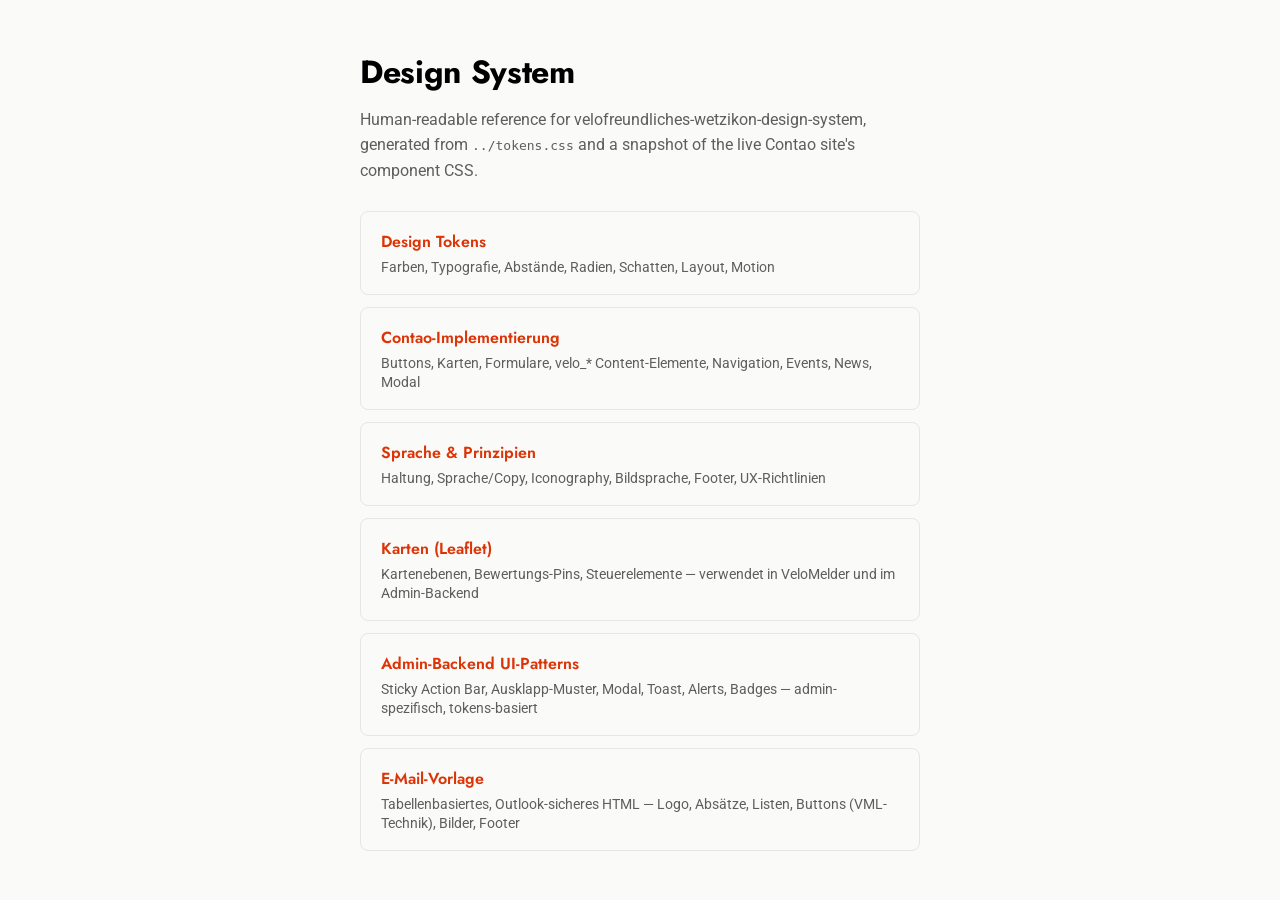
<file: design-system/index.html>
<!DOCTYPE html>
<html lang="de">
<head>
<meta charset="UTF-8">
<meta name="viewport" content="width=device-width, initial-scale=1.0">
<title>Design System — Velofreundliches Wetzikon</title>
<link href="https://fonts.googleapis.com/css2?family=Jost:wght@600;700&family=Roboto:wght@400;500&display=swap" rel="stylesheet">
<link rel="stylesheet" href="../tokens.css">
<style>
  body {
    margin: 0; min-height: 100vh; display: flex; align-items: center; justify-content: center;
    font-family: var(--font-body); background: var(--color-background); color: var(--color-text);
  }
  .wrap { max-width: 560px; padding: 48px 32px; }
  h1 { font-family: var(--font-display); font-weight: 700; font-size: 32px; margin: 0 0 12px; letter-spacing: var(--tracking-tight); }
  p { color: var(--color-text-muted); line-height: 1.6; margin: 0 0 28px; }
  .links { display: flex; flex-direction: column; gap: 12px; }
  a.card {
    display: block; padding: 18px 20px; border: 1px solid var(--color-border); border-radius: var(--radius-md);
    text-decoration: none; color: var(--color-text); transition: border-color 180ms, box-shadow 180ms;
  }
  a.card:hover { border-color: var(--color-primary); box-shadow: var(--shadow-md); }
  a.card b { font-family: var(--font-display); font-weight: 600; color: var(--color-primary); display: block; margin-bottom: 4px; }
  a.card span { font-size: 14px; color: var(--color-text-muted); }
</style>
</head>
<body>
  <div class="wrap">
    <h1>Design System</h1>
    <p>Human-readable reference for velofreundliches-wetzikon-design-system, generated from
       <code>../tokens.css</code> and a snapshot of the live Contao site's component CSS.</p>
    <div class="links">
      <a class="card" href="tokens.html"><b>Design Tokens</b><span>Farben, Typografie, Abstände, Radien, Schatten, Layout, Motion</span></a>
      <a class="card" href="contao-implementation.html"><b>Contao-Implementierung</b><span>Buttons, Karten, Formulare, velo_* Content-Elemente, Navigation, Events, News, Modal</span></a>
      <a class="card" href="brand-voice.html"><b>Sprache &amp; Prinzipien</b><span>Haltung, Sprache/Copy, Iconography, Bildsprache, Footer, UX-Richtlinien</span></a>
      <a class="card" href="map.html"><b>Karten (Leaflet)</b><span>Kartenebenen, Bewertungs-Pins, Steuerelemente — verwendet in VeloMelder und im Admin-Backend</span></a>
      <a class="card" href="admin-patterns.html"><b>Admin-Backend UI-Patterns</b><span>Sticky Action Bar, Ausklapp-Muster, Modal, Toast, Alerts, Badges — admin-spezifisch, tokens-basiert</span></a>
      <a class="card" href="email.html"><b>E-Mail-Vorlage</b><span>Tabellenbasiertes, Outlook-sicheres HTML — Logo, Absätze, Listen, Buttons (VML-Technik), Bilder, Footer</span></a>
    </div>
  </div>
</body>
</html>
</file>
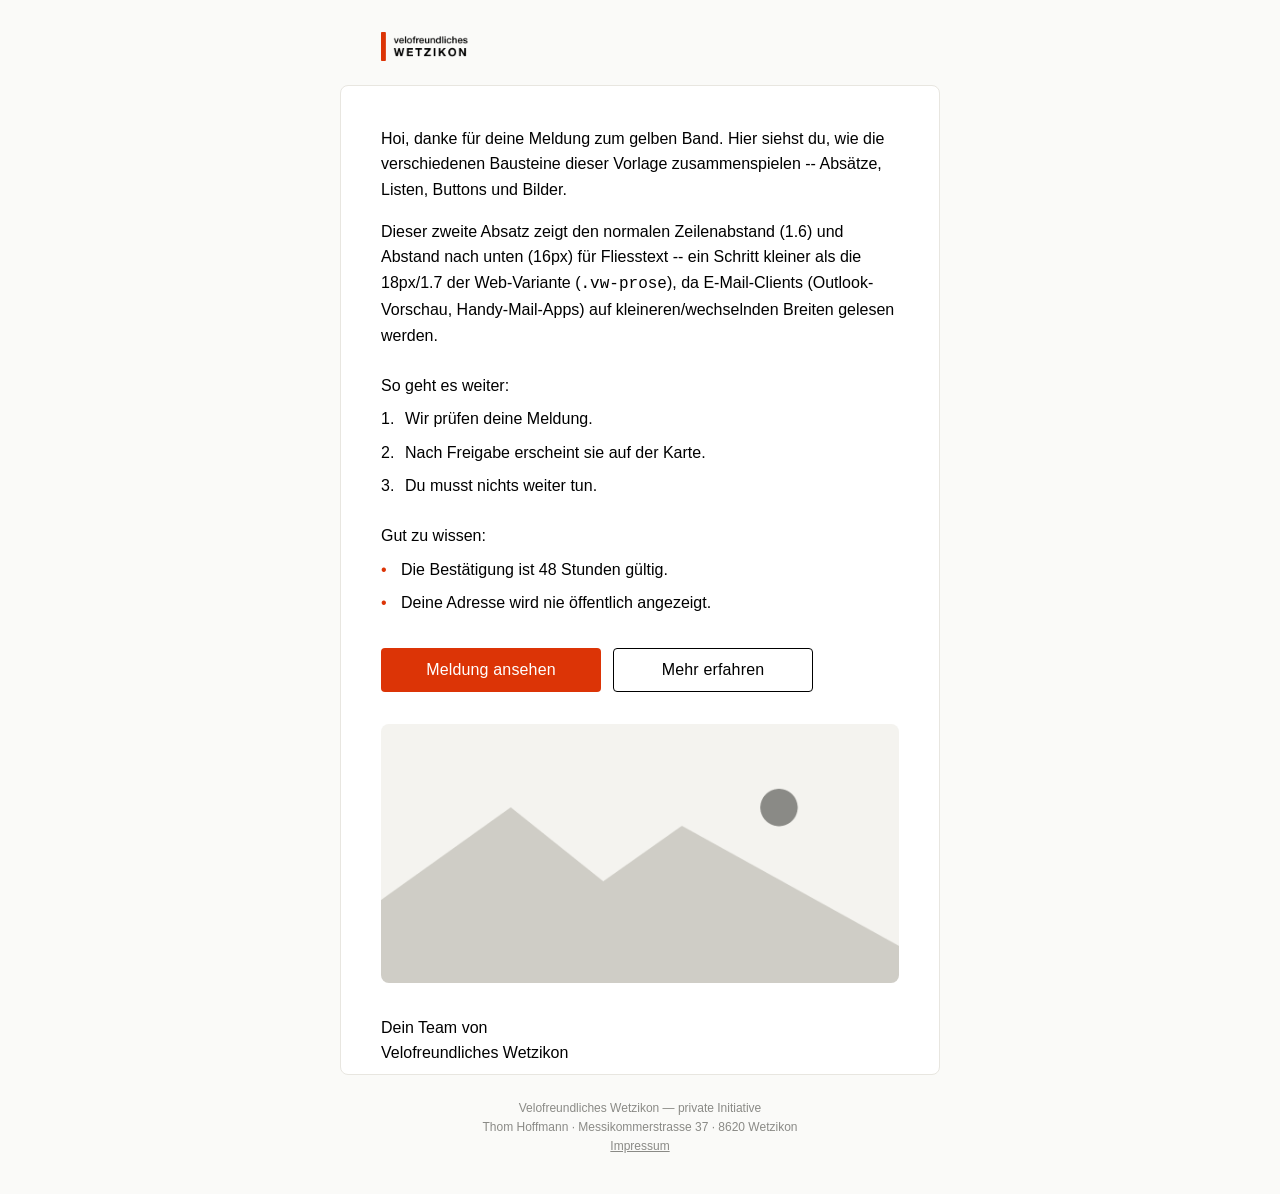
<file: design-system/email-template.html>
<!DOCTYPE html>
<!--
  CANONICAL E-MAIL TEMPLATE — Velofreundliches Wetzikon
  ======================================================
  Table-based, inline-styled HTML e-mail, hand-built to the same bulletproof-button/ghost-table
  patterns MJML compiles down to — without pulling in the MJML build toolchain itself. See
  email.html (this folder) for the full documentation: what each block is for, the VML-button
  math, and how to adapt this into a Twig template with per-environment config.

  THIS FILE is the thing to copy when wiring a real e-mail in the backend repo
  (velofreundliches-wetzikon-backend, see ReportSubmissionService's confirmation e-mail). Four
  things are placeholders here, marked inline where they appear:
    1. The logo <img src> -- currently "email-logo.png" (this folder, for local preview only).
       In Twig this must become an ABSOLUTE, per-environment URL (see email.html's "Logo-URL"
       section) -- bare relative paths don't resolve inside an e-mail client.
    2. Every button href -- currently "#", replace with the real target URL per e-mail.
    3. The body copy/list items/image -- currently generic placeholder content demonstrating each
       required element (paragraphs, ordered + unordered list, primary + secondary button, image),
       not real copy for any specific e-mail.
    4. utm_campaign on the logo/Impressum links -- "meldung_bestaetigung" here is the real
       confirmation e-mail's value (this page's demo content borrows its real copy throughout);
       change it to match whichever e-mail you're actually building. utm_source/utm_medium stay
       "velomelder"/"email" across all of this project's e-mails; only utm_campaign (which e-mail)
       and utm_content (which link within it) vary. See email.html's "UTM-Parameter" section.
       Deliberately NOT added in email-template.txt -- the plain-text part shows the raw URL in
       full, where a query string reads as clutter (and can look suspicious) in a way it doesn't
       as a hyperlink's invisible href in HTML.

  Rendering notes baked into the markup below (not just decoration -- removing these breaks a
  real client somewhere):
  - <center> + a conditional "ghost table" force a fixed 600px width in Outlook desktop (Word
    engine ignores max-width on a div/table otherwise).
  - Every structural element is a <table>/<td>, no <div> layout -- Outlook (Word) and many
    webmail clients still don't reliably support block-level CSS layout.
  - All styling is inline (style="..."), not in the <style> block -- Gmail strips <style> blocks
    in some contexts (clipped/forwarded messages); inline styles always survive.
  - The hidden preheader <div> sets the inbox preview snippet independent of the visible body.
-->
<html lang="de" xmlns="http://www.w3.org/1999/xhtml" xmlns:v="urn:schemas-microsoft-com:vml" xmlns:o="urn:schemas-microsoft-com:office:office">
<head>
<meta charset="UTF-8">
<meta name="viewport" content="width=device-width, initial-scale=1.0">
<meta http-equiv="X-UA-Compatible" content="IE=edge">
<meta name="color-scheme" content="light">
<meta name="supported-color-schemes" content="light">
<title>Velofreundliches Wetzikon</title>
<!--[if mso]>
<noscript>
<xml>
<o:OfficeDocumentSettings>
<o:PixelsPerInch>96</o:PixelsPerInch>
</o:OfficeDocumentSettings>
</xml>
</noscript>
<style>
  table { border-collapse: collapse; }
  td, a, body { font-family: Roboto, Helvetica, Arial, sans-serif !important; }
</style>
<![endif]-->
<style>
  body, table, td, a { -webkit-text-size-adjust: 100%; -ms-text-size-adjust: 100%; }
  table, td { mso-table-lspace: 0pt; mso-table-rspace: 0pt; }
  img { -ms-interpolation-mode: bicubic; border: 0; height: auto; line-height: 100%; outline: none; text-decoration: none; }
  body { margin: 0; padding: 0; width: 100% !important; background: #fafaf8; }
  a { color: #dc3406; }
  @media screen and (max-width: 600px) {
    .email-container { width: 100% !important; }
    .email-padded { padding-left: 20px !important; padding-right: 20px !important; }
    .stack { display: block !important; width: 100% !important; padding-bottom: 12px; }
  }
</style>
</head>
<body style="margin:0;padding:0;background:#fafaf8;">

<!-- Preheader: sets the inbox preview snippet, never shown in the body itself. Keep it to one
     short sentence specific to the e-mail -- an empty one lets the client fall back to showing
     the first visible line of body text instead, which is usually worse. -->
<div style="display:none;max-height:0;overflow:hidden;mso-hide:all;font-size:1px;line-height:1px;color:#fafaf8;">
  Kurzer Vorschautext für die Posteingangs-Liste -- pro E-Mail anpassen.
</div>

<center style="width:100%;background:#fafaf8;">
<!--[if mso]>
<table role="presentation" width="600" align="center" cellpadding="0" cellspacing="0" border="0"><tr><td>
<![endif]-->
<table role="presentation" class="email-container" align="center" width="600" cellpadding="0" cellspacing="0" border="0" style="margin:0 auto;max-width:600px;width:100%;">

  <!-- ============================== HEADER / LOGO ============================== -->
  <tr>
    <!-- Left/right 41px, not 40px -- matches the card's own content inset exactly: 1px border +
         40px padding on the card below, so the logo and the body text line up on the same left
         edge instead of sitting 9px apart. -->
    <td class="email-padded" style="padding:32px 41px 24px;" align="left">
      <!-- PLACEHOLDER 1/4: relative path for local preview only -- must be an absolute,
           per-environment URL once this lives in a Twig template (see email.html → "Logo-URL"). -->
      <!-- PLACEHOLDER 4/4: utm_campaign -- see the file-level comment above. -->
      <a href="https://velofreundliches-wetzikon.ch/?utm_source=velomelder&amp;utm_medium=email&amp;utm_campaign=meldung_bestaetigung&amp;utm_content=logo" target="_blank">
        <img src="email-logo.png" width="168" height="29" alt="Velofreundliches Wetzikon" style="display:block;border:0;outline:none;text-decoration:none;max-width:168px;" />
      </a>
    </td>
  </tr>

  <!-- ============================== CARD ============================== -->
  <tr>
    <td style="background:#ffffff;border:1px solid #e8e6e0;border-radius:8px;">
      <table role="presentation" width="100%" cellpadding="0" cellspacing="0" border="0">
        <tr>
          <td class="email-padded" style="padding:40px 40px 8px;">

            <!-- ---- Paragraphs ---- -->
            <p style="margin:0 0 16px;font-family:Roboto,Helvetica,Arial,sans-serif;font-size:16px;line-height:1.6;color:#000000;">
              Hoi, danke für deine Meldung zum gelben Band. Hier siehst du, wie die verschiedenen
              Bausteine dieser Vorlage zusammenspielen -- Absätze, Listen, Buttons und Bilder.
            </p>
            <p style="margin:0 0 24px;font-family:Roboto,Helvetica,Arial,sans-serif;font-size:16px;line-height:1.6;color:#000000;">
              Dieser zweite Absatz zeigt den normalen Zeilenabstand (1.6) und Abstand nach unten
              (16px) für Fliesstext -- ein Schritt kleiner als die 18px/1.7 der Web-Variante
              (<code>.vw-prose</code>), da E-Mail-Clients (Outlook-Vorschau, Handy-Mail-Apps) auf
              kleineren/wechselnden Breiten gelesen werden.
            </p>

            <!-- ---- Ordered list ---- -->
            <p style="margin:0 0 8px;font-family:Roboto,Helvetica,Arial,sans-serif;font-size:16px;font-weight:500;line-height:1.6;color:#000000;">
              So geht es weiter:
            </p>
            <table role="presentation" width="100%" cellpadding="0" cellspacing="0" border="0" style="margin:0 0 24px;">
              <tr>
                <td style="padding:0 0 8px;font-family:Roboto,Helvetica,Arial,sans-serif;font-size:16px;line-height:1.6;color:#000000;" valign="top">
                  <table role="presentation" cellpadding="0" cellspacing="0" border="0"><tr>
                    <td width="24" valign="top" style="font-weight:500;">1.</td>
                    <td valign="top">Wir prüfen deine Meldung.</td>
                  </tr></table>
                </td>
              </tr>
              <tr>
                <td style="padding:0 0 8px;font-family:Roboto,Helvetica,Arial,sans-serif;font-size:16px;line-height:1.6;color:#000000;" valign="top">
                  <table role="presentation" cellpadding="0" cellspacing="0" border="0"><tr>
                    <td width="24" valign="top" style="font-weight:500;">2.</td>
                    <td valign="top">Nach Freigabe erscheint sie auf der Karte.</td>
                  </tr></table>
                </td>
              </tr>
              <tr>
                <td style="font-family:Roboto,Helvetica,Arial,sans-serif;font-size:16px;line-height:1.6;color:#000000;" valign="top">
                  <table role="presentation" cellpadding="0" cellspacing="0" border="0"><tr>
                    <td width="24" valign="top" style="font-weight:500;">3.</td>
                    <td valign="top">Du musst nichts weiter tun.</td>
                  </tr></table>
                </td>
              </tr>
            </table>

            <!-- ---- Unordered list ----
                 Real bullet glyphs ("•"), not a background-image/::before -- those are
                 unreliable across clients, a plain character in a table cell always renders. -->
            <p style="margin:0 0 8px;font-family:Roboto,Helvetica,Arial,sans-serif;font-size:16px;font-weight:500;line-height:1.6;color:#000000;">
              Gut zu wissen:
            </p>
            <table role="presentation" width="100%" cellpadding="0" cellspacing="0" border="0" style="margin:0 0 32px;">
              <tr>
                <td style="padding:0 0 8px;font-family:Roboto,Helvetica,Arial,sans-serif;font-size:16px;line-height:1.6;color:#000000;" valign="top">
                  <table role="presentation" cellpadding="0" cellspacing="0" border="0"><tr>
                    <td width="20" valign="top" style="color:#dc3406;">&#8226;</td>
                    <td valign="top">Die Bestätigung ist 48 Stunden gültig.</td>
                  </tr></table>
                </td>
              </tr>
              <tr>
                <td style="font-family:Roboto,Helvetica,Arial,sans-serif;font-size:16px;line-height:1.6;color:#000000;" valign="top">
                  <table role="presentation" cellpadding="0" cellspacing="0" border="0"><tr>
                    <td width="20" valign="top" style="color:#dc3406;">&#8226;</td>
                    <td valign="top">Deine Adresse wird nie öffentlich angezeigt.</td>
                  </tr></table>
                </td>
              </tr>
            </table>

            <!-- ============================== BUTTONS ==============================
                 Bulletproof pattern (same one MJML's mj-button compiles to): a real VML
                 <v:roundrect> for Outlook desktop (true rounded corners, since Word's engine
                 ignores CSS border-radius), a plain styled <a> for every other client. The two
                 are mutually exclusive via [if mso]/[if !mso] so nothing doubles up.

                 VML arcsize math: radius = arcsize * (min(width,height) / 2). Target radius is
                 4px (--radius-sm, matching .vw-btn on the live site) at the standard 44px button
                 height used here -> arcsize = 4 / (44/2) = 18%. Re-derive this if the height or
                 target radius ever changes -- it isn't a fixed percentage.

                 VML needs an explicit pixel width (no shrink-to-fit); the HTML/CSS side also sets
                 a fixed width for visual parity rather than auto-sizing to the label. Pick a width
                 that comfortably fits the actual button label when you adapt this -- there's no
                 way to compute it automatically without a font-metrics tool. -->
            <table role="presentation" cellpadding="0" cellspacing="0" border="0" style="margin:0 0 32px;">
              <tr>
                <!-- Primary button -->
                <td style="padding:0 12px 0 0;">
                  <!--[if mso]>
                  <v:roundrect xmlns:v="urn:schemas-microsoft-com:vml" xmlns:w="urn:schemas-microsoft-com:office:word" href="#" style="height:44px;v-text-anchor:middle;width:220px;" arcsize="18%" stroke="f" fillcolor="#dc3406">
                  <w:anchorlock/>
                  <center style="color:#ffffff;font-family:Roboto,Helvetica,Arial,sans-serif;font-size:16px;font-weight:500;letter-spacing:0.01em;">Meldung ansehen</center>
                  </v:roundrect>
                  <![endif]-->
                  <!--[if !mso]><!-->
                  <!-- PLACEHOLDER 2/4: href="#" -- replace with the real target URL per e-mail. -->
                  <a href="#" target="_blank" style="background-color:#dc3406;border-radius:4px;color:#ffffff;display:inline-block;font-family:Roboto,Helvetica,Arial,sans-serif;font-size:16px;font-weight:500;letter-spacing:0.01em;line-height:44px;text-align:center;text-decoration:none;width:220px;-webkit-text-size-adjust:none;mso-hide:all;">Meldung ansehen</a>
                  <!--<![endif]-->
                </td>
                <!-- Secondary button -->
                <td>
                  <!--[if mso]>
                  <v:roundrect xmlns:v="urn:schemas-microsoft-com:vml" xmlns:w="urn:schemas-microsoft-com:office:word" href="#" style="height:42px;v-text-anchor:middle;width:198px;" arcsize="19%" stroke="t" strokecolor="#000000" strokeweight="1px" fillcolor="#ffffff">
                  <w:anchorlock/>
                  <center style="color:#000000;font-family:Roboto,Helvetica,Arial,sans-serif;font-size:16px;font-weight:500;letter-spacing:0.01em;">Mehr erfahren</center>
                  </v:roundrect>
                  <![endif]-->
                  <!--[if !mso]><!-->
                  <a href="#" target="_blank" style="background-color:#ffffff;border:1px solid #000000;border-radius:4px;color:#000000;display:inline-block;font-family:Roboto,Helvetica,Arial,sans-serif;font-size:16px;font-weight:500;letter-spacing:0.01em;line-height:42px;text-align:center;text-decoration:none;width:198px;-webkit-text-size-adjust:none;mso-hide:all;">Mehr erfahren</a>
                  <!--<![endif]-->
                </td>
              </tr>
            </table>

            <!-- ---- Image ----
                 Fluid width (100%, capped by the card's own padding) with explicit height left to
                 "auto" and a server-known intrinsic width/height pair below -- Outlook needs the
                 width attribute (not just CSS) to reserve correct space before the image loads
                 (many clients block remote images by default). -->
            <table role="presentation" width="100%" cellpadding="0" cellspacing="0" border="0" style="margin:0 0 32px;">
              <tr>
                <td>
                  <img src="email-content-photo.png" width="520" alt="Beispielbild" style="display:block;width:100%;max-width:520px;height:auto;border:0;border-radius:8px;" />
                </td>
              </tr>
            </table>

            <!-- ---- Sign-off ----
                 Last content paragraph before the footer -- names the sender as a team, not just
                 the org, so the footer below (legal/contact identity) doesn't have to double as
                 the only "who sent this" signal. -->
            <p style="margin:0;font-family:Roboto,Helvetica,Arial,sans-serif;font-size:16px;line-height:1.6;color:#000000;">
              Dein Team von<br>Velofreundliches Wetzikon
            </p>

          </td>
        </tr>
      </table>
    </td>
  </tr>

  <!-- ============================== FOOTER ============================== -->
  <tr>
    <td class="email-padded" style="padding:24px 32px 40px;text-align:center;font-family:Roboto,Helvetica,Arial,sans-serif;font-size:12px;line-height:1.6;color:#8a8a86;">
      Velofreundliches Wetzikon &mdash; private Initiative<br>
      Thom Hoffmann &middot; Messikommerstrasse 37 &middot; 8620 Wetzikon<br>
      <a href="https://velofreundliches-wetzikon.ch/impressum-editor/?utm_source=velomelder&amp;utm_medium=email&amp;utm_campaign=meldung_bestaetigung&amp;utm_content=impressum" style="color:#8a8a86;text-decoration:underline;">Impressum</a>
    </td>
  </tr>

</table>
<!--[if mso]></td></tr></table><![endif]-->
</center>
</body>
</html>
</file>
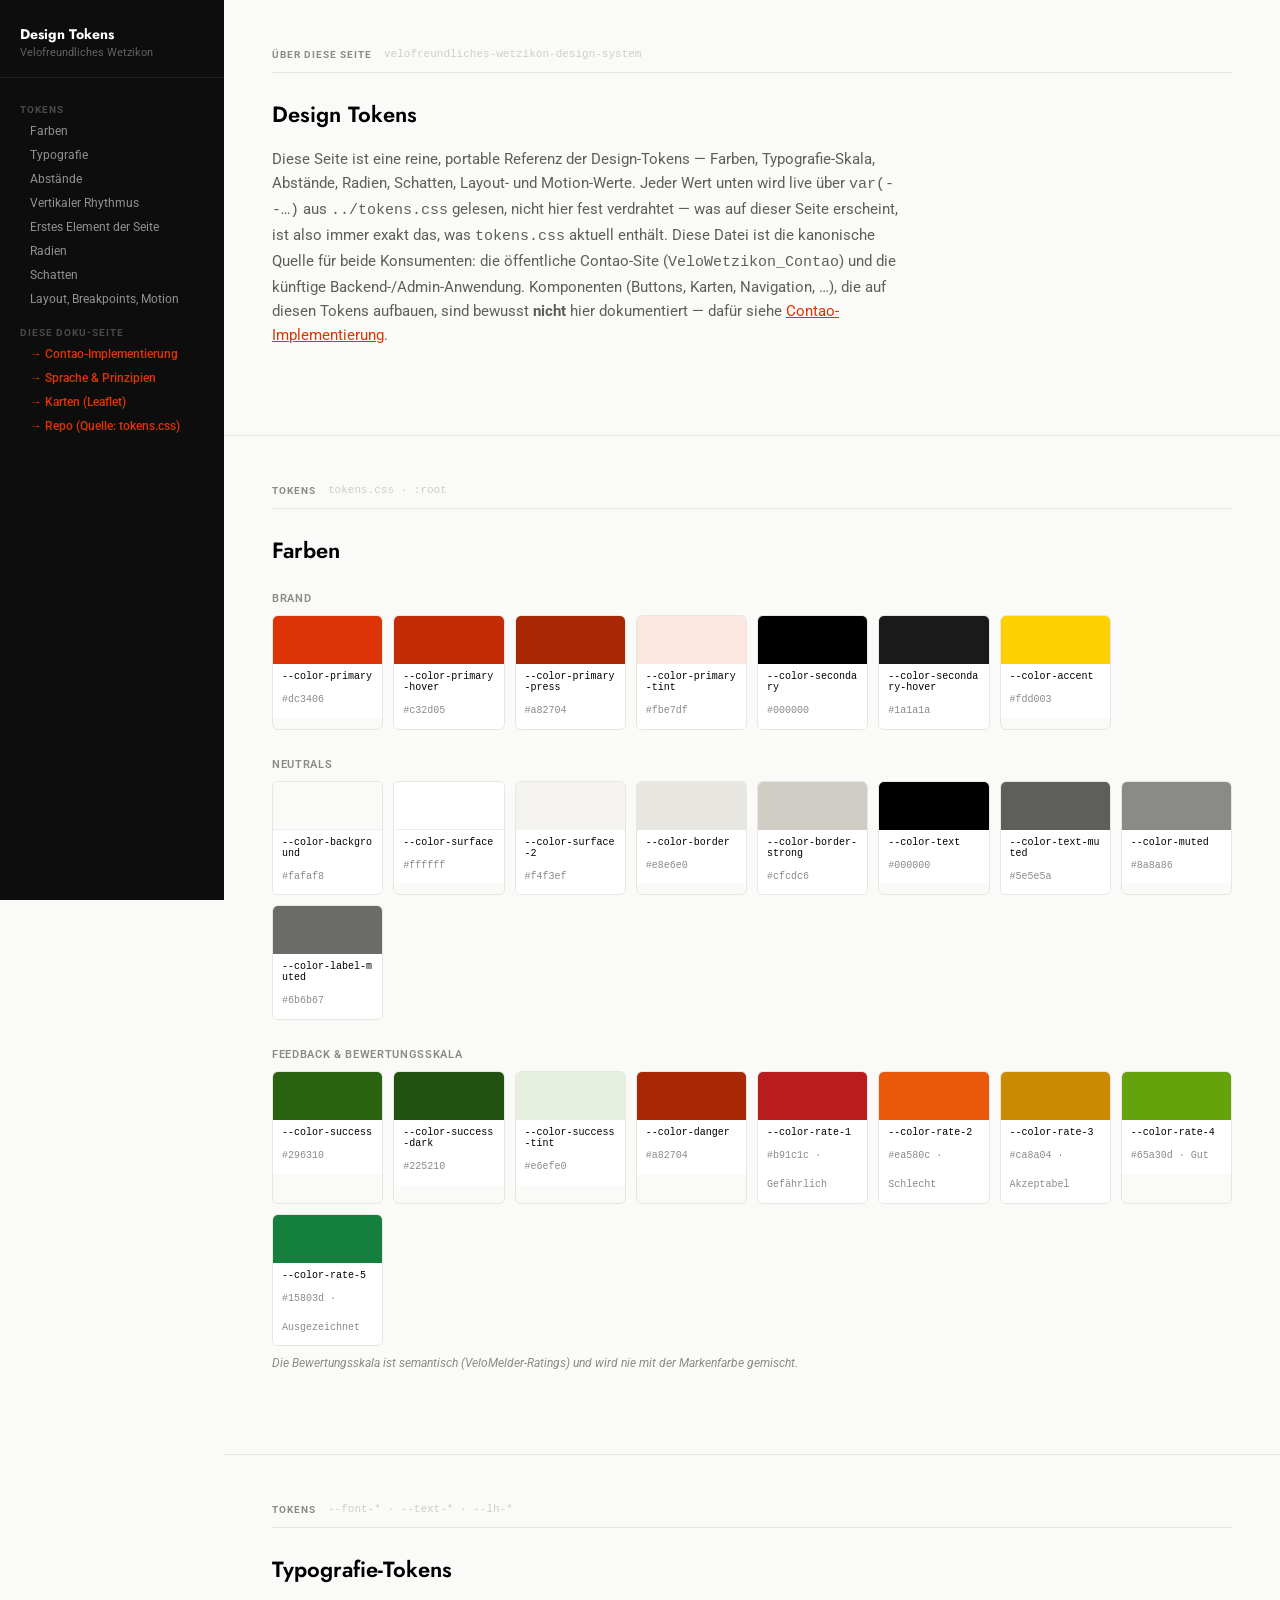
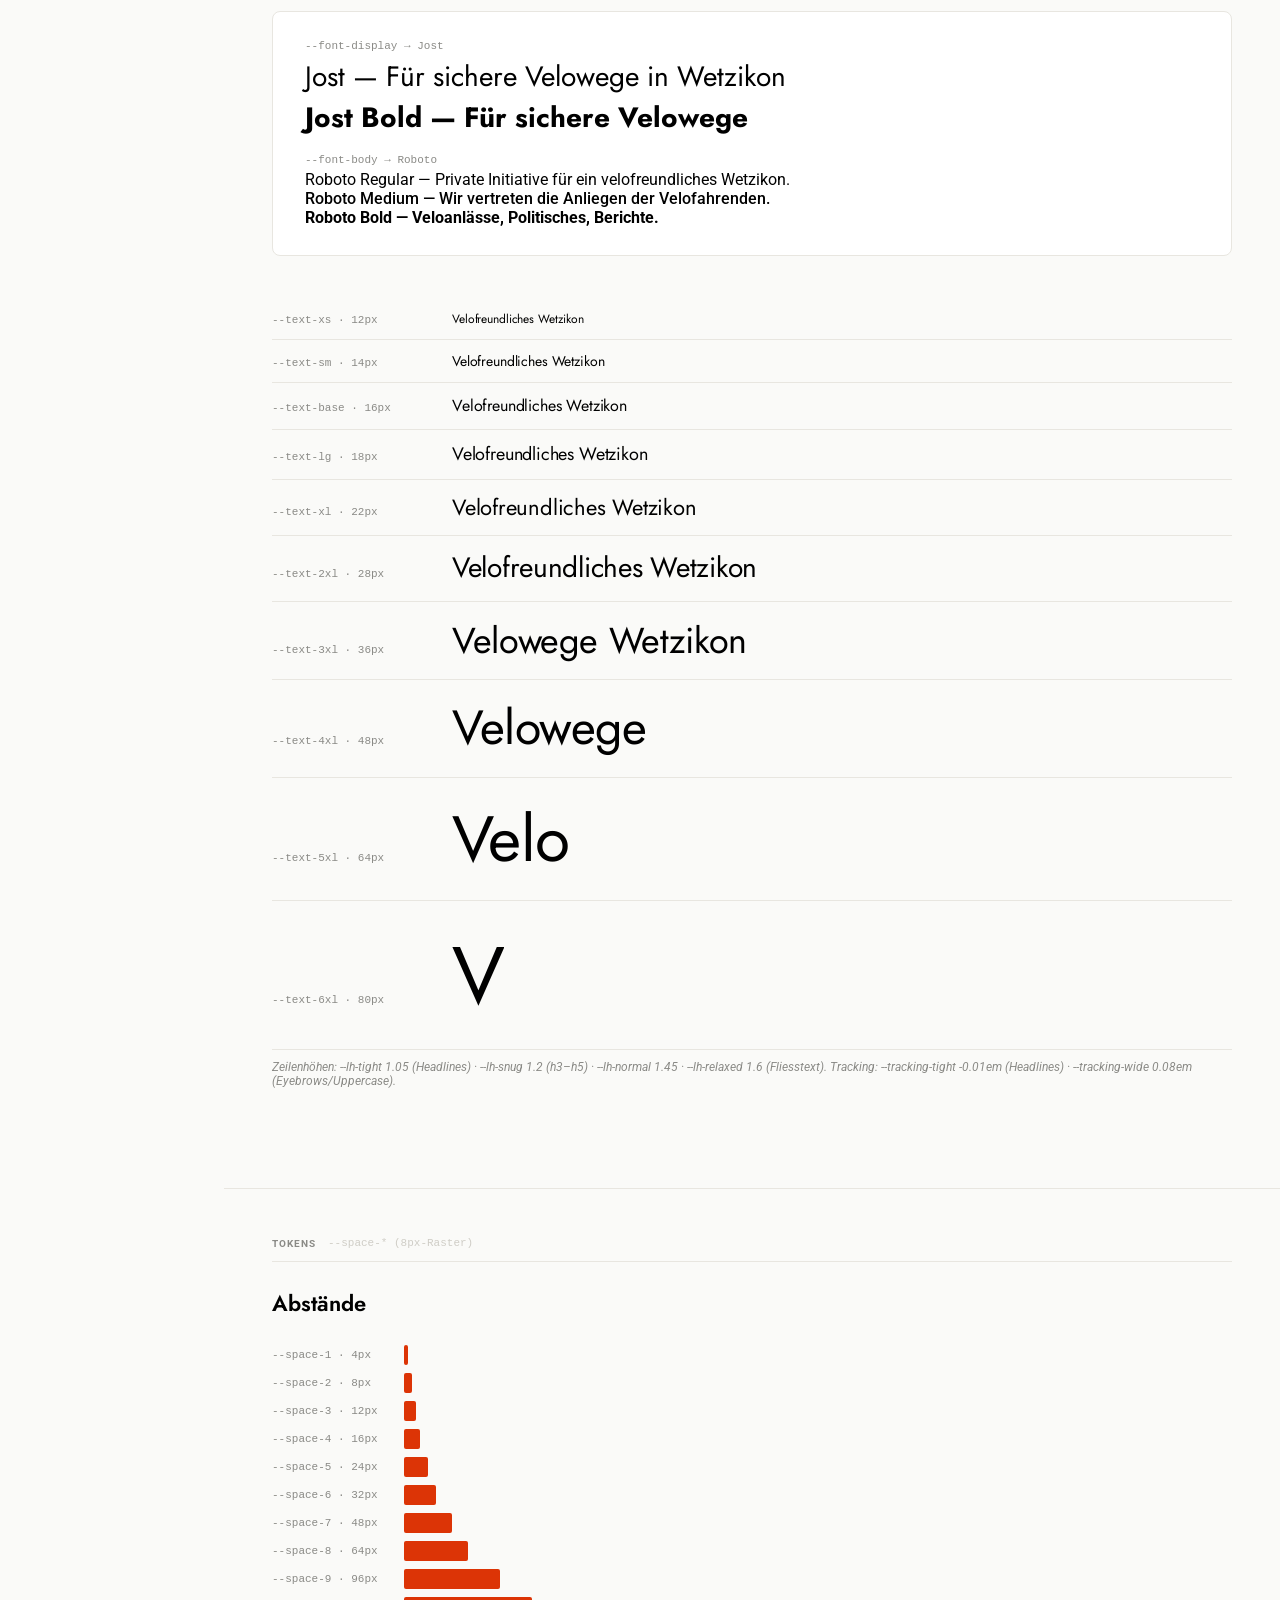
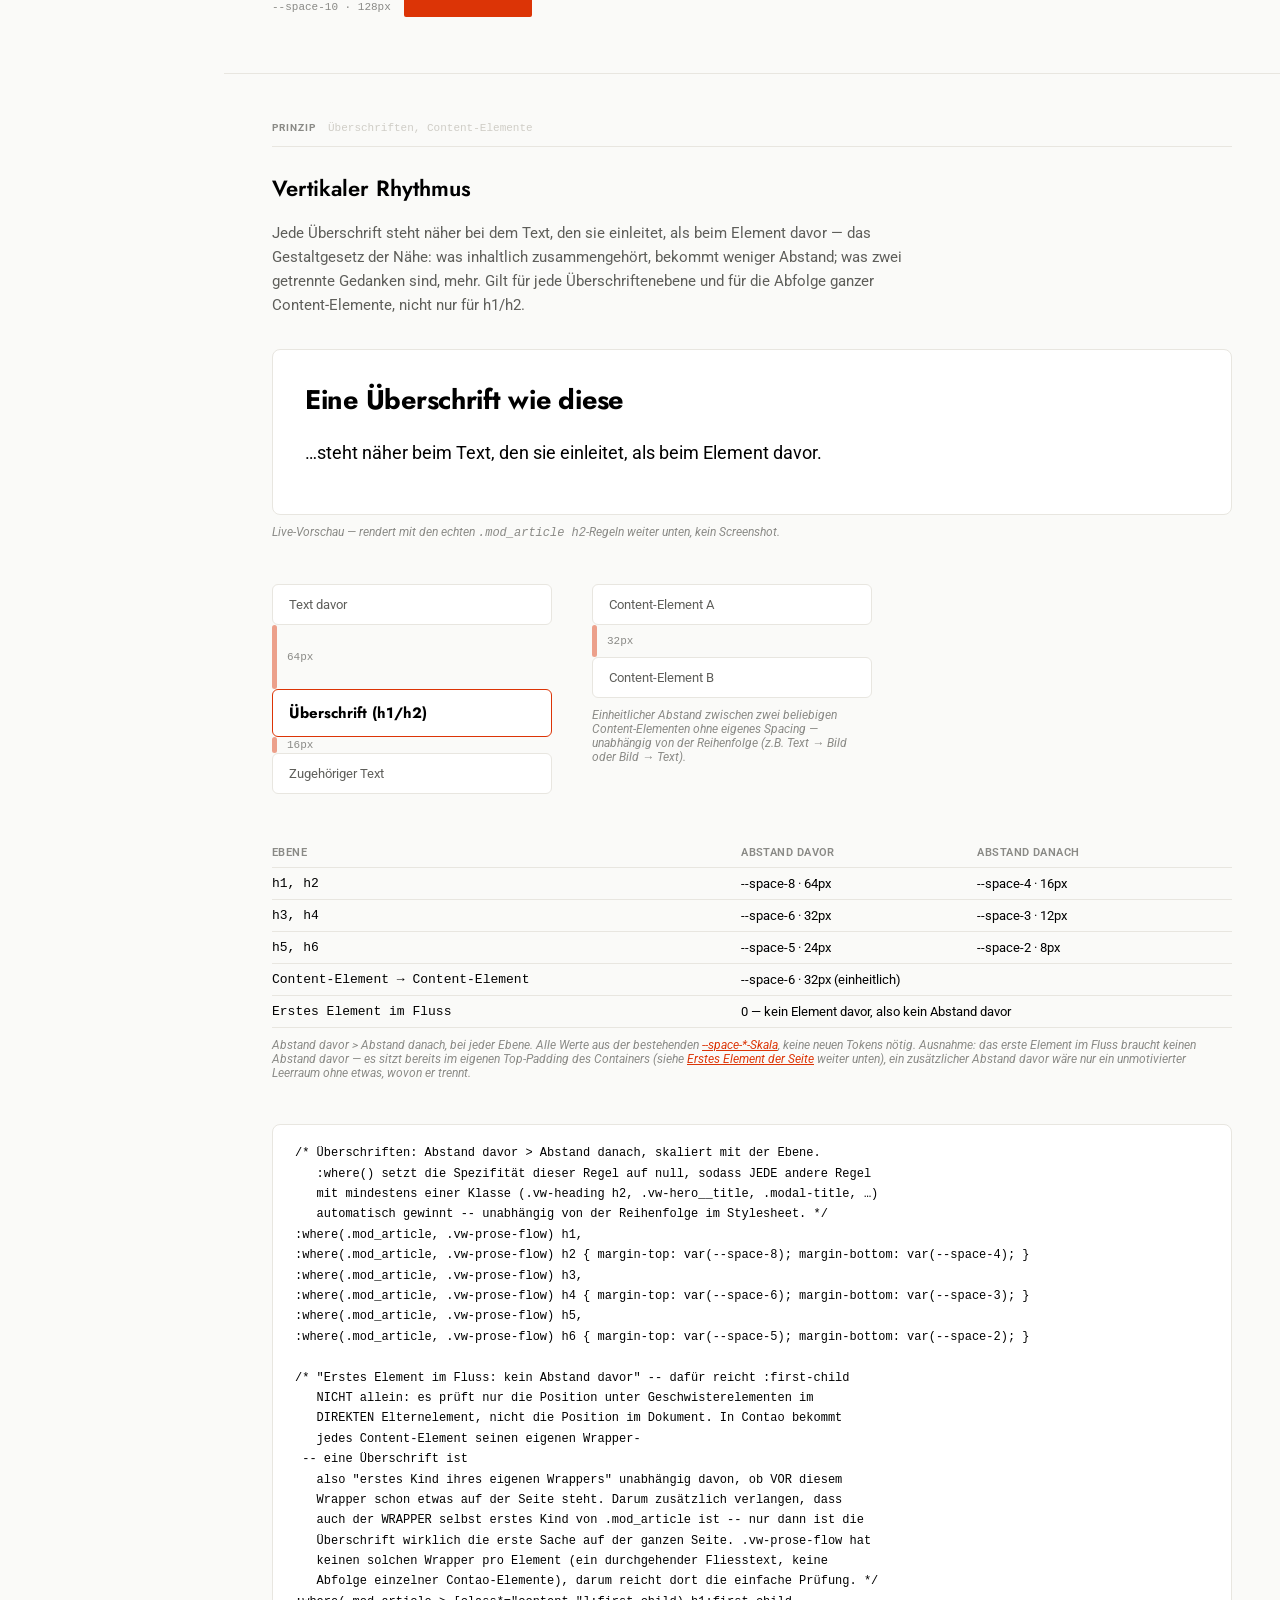
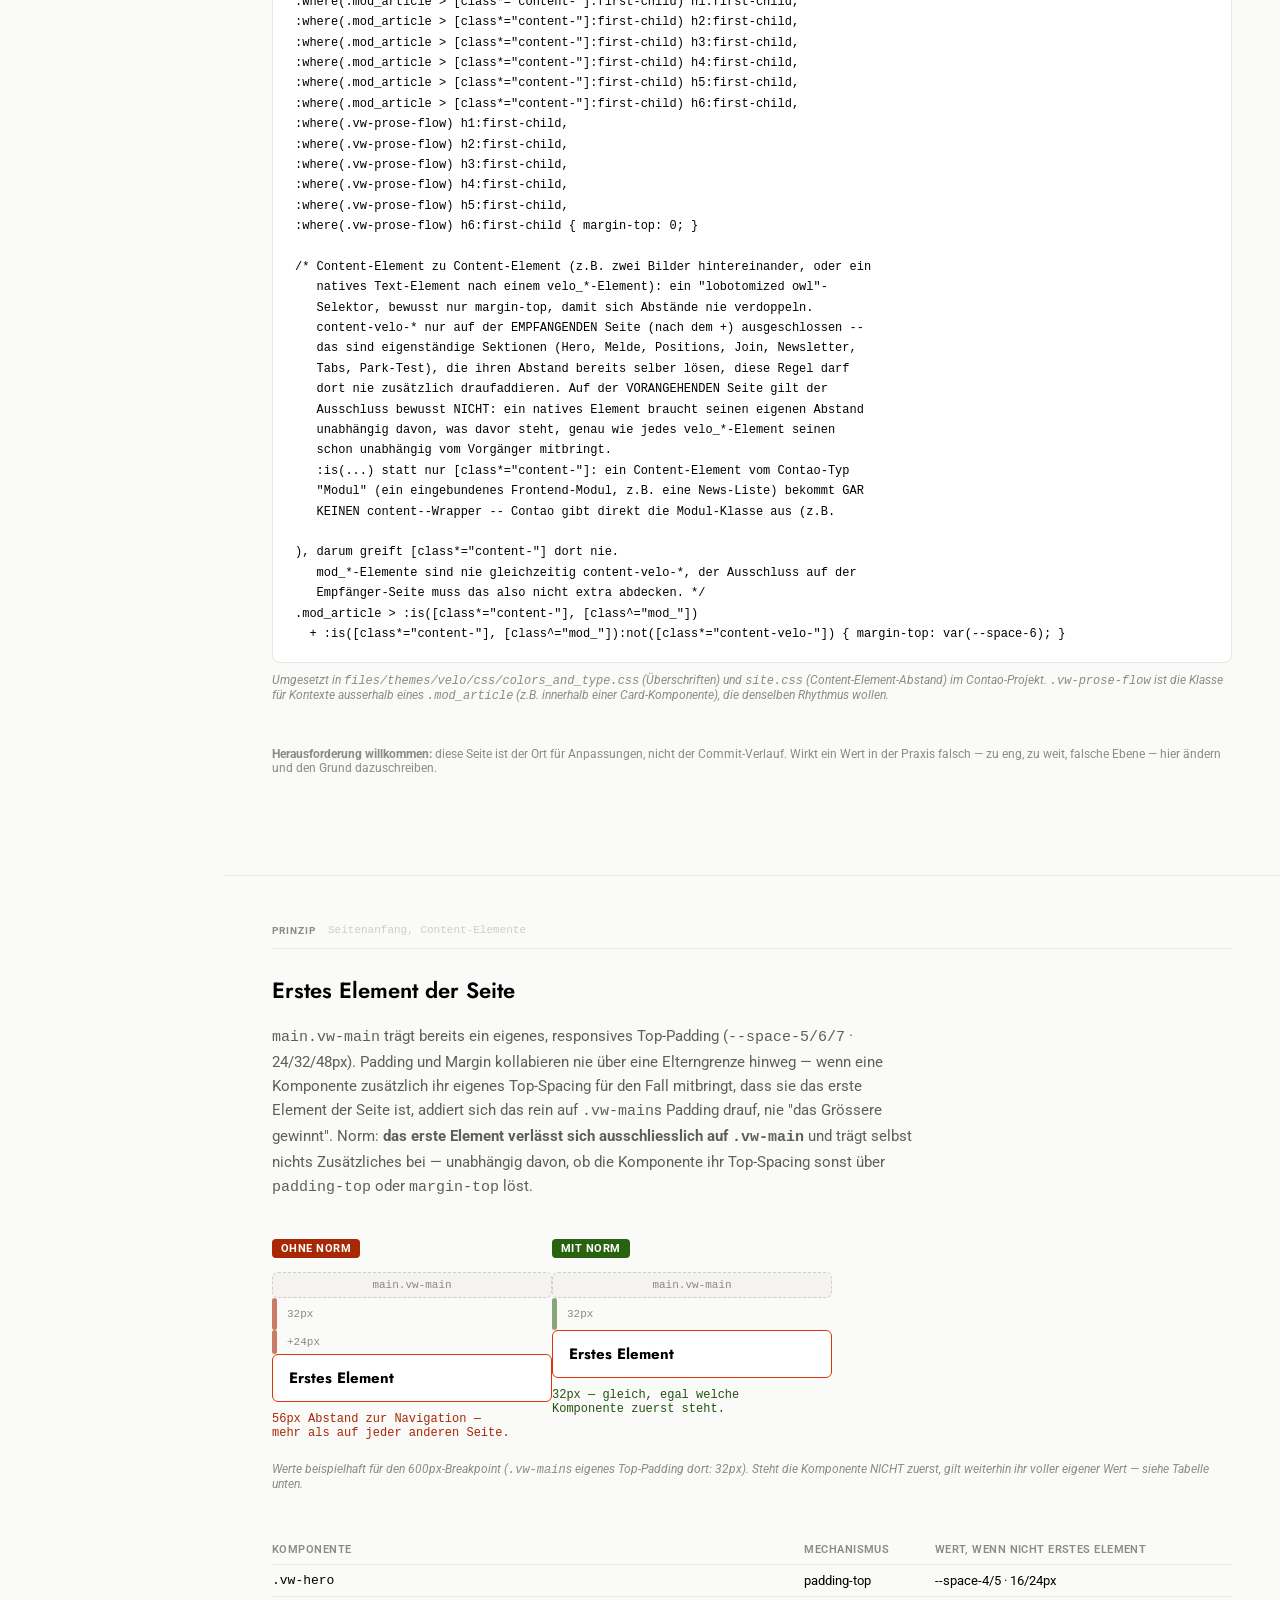
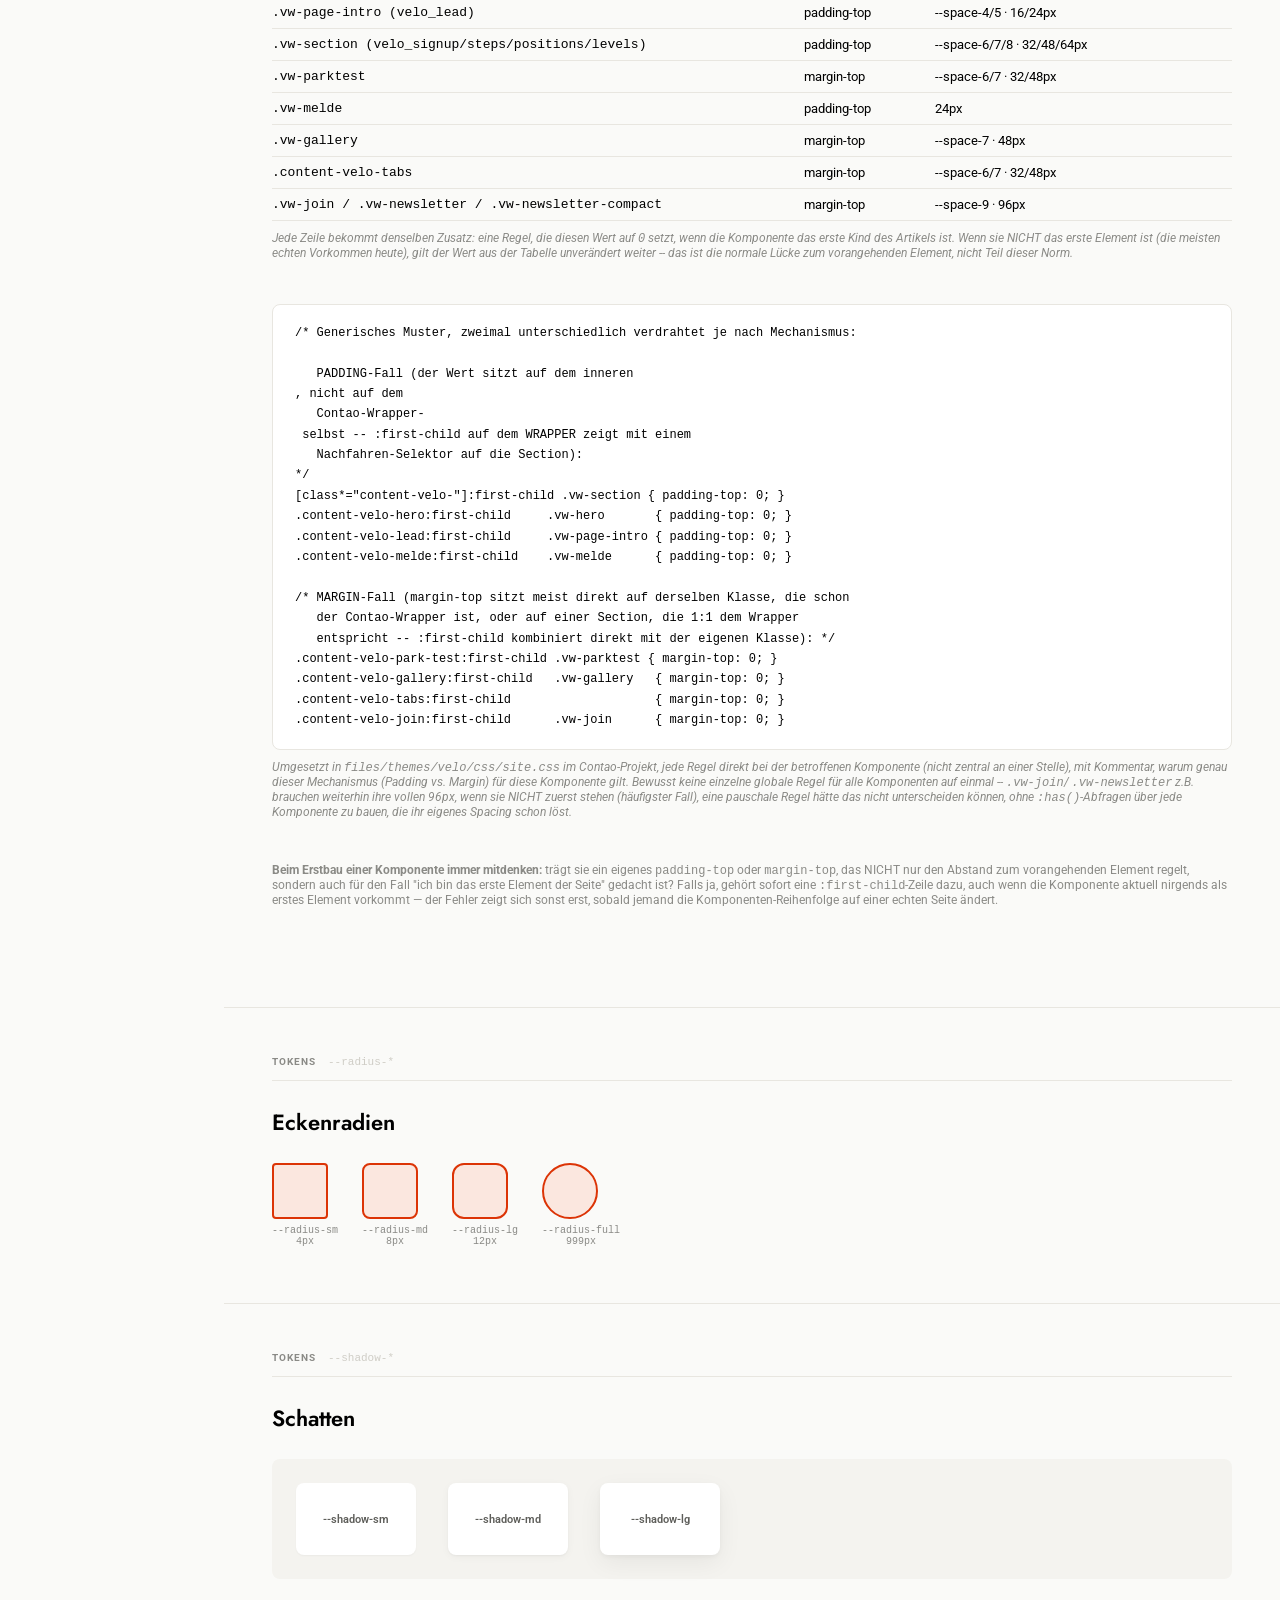
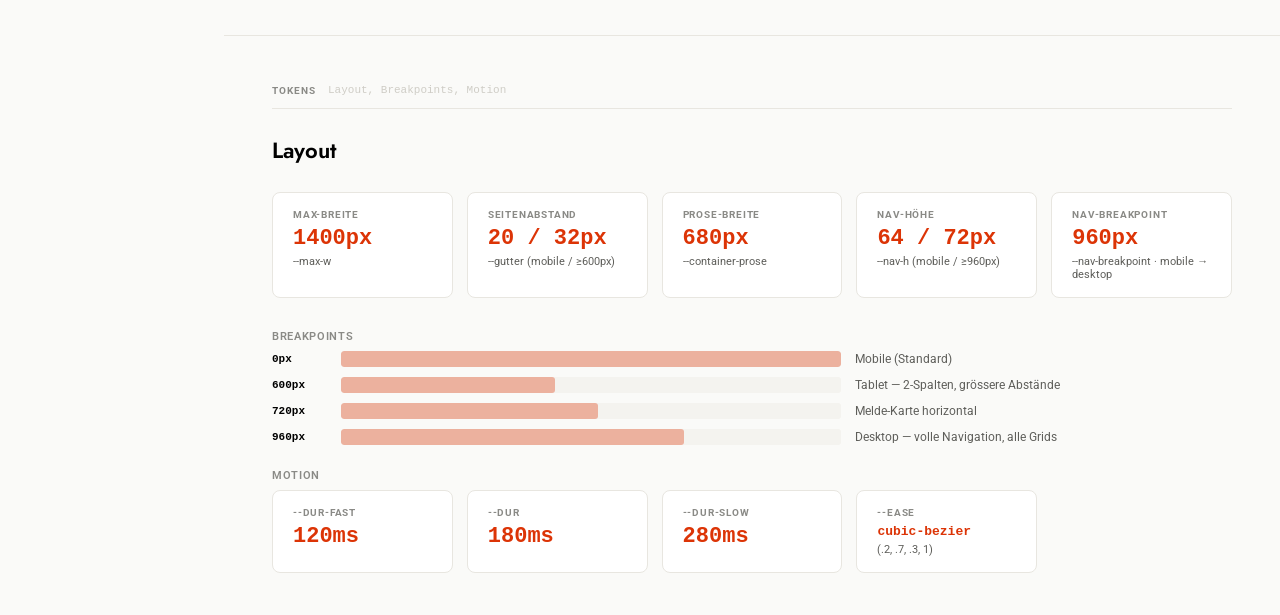
<file: design-system/tokens.html>
<!DOCTYPE html>
<html lang="de">
<head>
<meta charset="UTF-8">
<meta name="viewport" content="width=device-width, initial-scale=1.0">
<title>Design Tokens — Velofreundliches Wetzikon</title>
<link href="https://fonts.googleapis.com/css2?family=Jost:wght@400;500;600;700&family=Roboto:wght@400;500;700&display=swap" rel="stylesheet">
<link rel="stylesheet" href="../tokens.css">
<style>
/* This page's own presentation only -- not tokens themselves. All colors/spacing/type below
   are read live from ../tokens.css via var(--...), never hardcoded, so this page can never
   silently drift from the canonical file it's documenting. */
* { box-sizing: border-box; }
body {
  margin: 0;
  font-family: var(--font-body);
  font-size: var(--text-lg);
  line-height: var(--lh-relaxed);
  color: var(--color-text);
  background: var(--color-background);
  -webkit-font-smoothing: antialiased;
}
h1, h2, h3, h4 { margin: 0; font-family: var(--font-display); letter-spacing: var(--tracking-tight); }

.sg-wrap { display: flex; min-height: 100vh; }
.sg-sidebar {
  width: 224px; flex-shrink: 0;
  position: fixed; top: 0; left: 0; bottom: 0;
  overflow-y: auto; background: #0d0d0d;
  padding: 0 0 32px; z-index: 200;
  scrollbar-width: thin; scrollbar-color: #333 transparent;
}
.sg-sidebar__head { padding: 24px 20px 18px; border-bottom: 1px solid rgba(255,255,255,0.08); margin-bottom: 12px; }
.sg-sidebar__title { font: 700 14px var(--font-display); color: #fff; display: block; }
.sg-sidebar__sub   { font: 400 11px var(--font-body); color: rgba(255,255,255,0.35); margin-top: 2px; display: block; }
.sg-nav-group { margin-bottom: 2px; }
.sg-nav-section { padding: 14px 20px 4px; font: 700 10px var(--font-body); letter-spacing: 0.1em; text-transform: uppercase; color: rgba(255,255,255,0.25); display: block; }
.sg-nav a { display: block; padding: 5px 20px 5px 28px; font: 400 12px var(--font-body); color: rgba(255,255,255,0.55); text-decoration: none; transition: color 120ms, background 120ms; border-left: 2px solid transparent; }
.sg-nav a:hover, .sg-nav a.is-current { color: #fff; background: rgba(255,255,255,0.05); border-left-color: var(--color-primary); }
.sg-nav a.sg-nav-crosslink { color: var(--color-primary); font-weight: 500; }

.sg-main { margin-left: 224px; flex: 1; max-width: 1200px; }
.sg-section { padding: 48px 48px 56px; border-bottom: 1px solid var(--color-border); }
.sg-section:last-child { border-bottom: none; }
.sg-section__title { font: 700 10px var(--font-body); letter-spacing: 0.1em; text-transform: uppercase; color: var(--color-muted); padding-bottom: 12px; margin-bottom: 28px; border-bottom: 1px solid var(--color-border); display: flex; align-items: center; gap: 12px; }
.sg-section__title span { font: 400 11px var(--font-body); text-transform: none; letter-spacing: 0; color: var(--color-border-strong); font-family: monospace; }
.sg-h { font: 600 22px/1.2 var(--font-display); margin: 0 0 28px; }
.sg-intro { font: 400 15px/1.6 var(--font-body); color: var(--color-text-muted); max-width: 640px; margin: -8px 0 32px; }

.sg-component { margin-bottom: 44px; }
.sg-preview--white { background: #fff; border: 1px solid var(--color-border); border-radius: 8px; padding: 28px 32px; }

/* Colors */
.sg-color-grid { display: grid; grid-template-columns: repeat(auto-fill, minmax(110px, 1fr)); gap: 10px; }
.sg-swatch { border-radius: 6px; overflow: hidden; border: 1px solid var(--color-border); }
.sg-swatch__chip { height: 48px; }
.sg-swatch__info { padding: 7px 9px; background: #fff; }
.sg-swatch__var  { font: 500 10px var(--font-body); color: #000; display: block; font-family: monospace; word-break: break-all; }
.sg-swatch__hex  { font: 400 10px var(--font-body); color: var(--color-muted); font-family: monospace; }
.sg-color-group  { margin-bottom: 28px; }
.sg-color-group__label { font: 600 11px var(--font-body); text-transform: uppercase; letter-spacing: 0.06em; color: var(--color-muted); margin-bottom: 10px; }

/* Type scale */
.sg-type-rows { display: flex; flex-direction: column; }
.sg-type-row  { display: flex; align-items: baseline; gap: 20px; padding: 10px 0; border-bottom: 1px solid var(--color-border); }
.sg-type-meta { font: 400 11px var(--font-body); color: var(--color-muted); font-family: monospace; flex-shrink: 0; width: 160px; }
.sg-type-sample { font-family: var(--font-display); letter-spacing: var(--tracking-tight); overflow: hidden; white-space: nowrap; text-overflow: ellipsis; }

/* Spacing */
.sg-space-rows { display: flex; flex-direction: column; gap: 8px; }
.sg-space-row  { display: flex; align-items: center; gap: 12px; }
.sg-space-meta { font: 400 11px var(--font-body); color: var(--color-muted); font-family: monospace; width: 120px; flex-shrink: 0; }
.sg-space-bar  { height: 20px; background: var(--color-primary); border-radius: 2px; opacity: 1; }

/* Radii */
.sg-radius-row { display: flex; gap: 24px; flex-wrap: wrap; align-items: flex-end; }
.sg-radius-item { text-align: center; }
.sg-radius-box  { width: 56px; height: 56px; background: var(--color-primary-tint); border: 2px solid var(--color-primary); margin-bottom: 6px; }
.sg-radius-label { font: 400 10px var(--font-body); color: var(--color-muted); font-family: monospace; }

/* Shadows */
.sg-shadow-row { display: flex; gap: 32px; flex-wrap: wrap; }
.sg-shadow-box { width: 120px; height: 72px; background: #fff; border-radius: 8px; display: flex; flex-direction: column; align-items: center; justify-content: center; gap: 4px; }
.sg-shadow-name { font: 600 11px var(--font-body); color: var(--color-text-muted); }

/* Layout / motion cards */
.sg-layout-grid { display: grid; grid-template-columns: repeat(auto-fill, minmax(180px, 1fr)); gap: 14px; }
.sg-layout-card { background: #fff; border: 1px solid var(--color-border); border-radius: 8px; padding: 16px 20px; }
.sg-layout-card__label { font: 700 10px var(--font-body); text-transform: uppercase; letter-spacing: 0.08em; color: var(--color-muted); margin-bottom: 6px; }
.sg-layout-card__value { font: 700 22px var(--font-display); color: var(--color-primary); font-family: monospace; }
.sg-layout-card__desc  { font: 400 11px var(--font-body); color: var(--color-text-muted); margin-top: 4px; }

/* Breakpoints */
.sg-bp-rows { display: flex; flex-direction: column; gap: 10px; }
.sg-bp-row  { display: flex; align-items: center; gap: 14px; }
.sg-bp-name { font: 700 11px var(--font-body); font-family: monospace; color: #000; width: 55px; flex-shrink: 0; }
.sg-bp-track { flex: 1; height: 16px; background: var(--color-surface-2); border-radius: 3px; overflow: hidden; max-width: 500px; }
.sg-bp-fill  { height: 100%; background: var(--color-primary); opacity: 0.35; border-radius: 3px; }
.sg-bp-desc  { font: 400 12px var(--font-body); color: var(--color-text-muted); flex-shrink: 0; }

.sg-note { font: 400 12px var(--font-body); color: var(--color-muted); margin-top: 10px; font-style: italic; }
pre.sg-code { margin: 0; font: 400 12px/1.7 monospace; white-space: pre; overflow-x: auto; }
.sg-rhythm-table { width: 100%; border-collapse: collapse; font: 400 13px var(--font-body); }
.sg-rhythm-table th, .sg-rhythm-table td { text-align: left; padding: 8px 14px 8px 0; border-bottom: 1px solid var(--color-border); }
.sg-rhythm-table th { font-weight: 600; color: var(--color-muted); font-size: 11px; text-transform: uppercase; letter-spacing: 0.04em; }
.sg-rhythm-table td:first-child { font-family: monospace; }

/* Spacing diagrams -- vertical "stack" schematics. Gap bars are rendered at their real pixel
   height (scaled down together for the largest cases via --sg-diagram-scale), so a 64px gap
   visibly reads as 4x a 16px gap, not just as two numbers in a table. */
.sg-diagram-row { display: flex; gap: 40px; flex-wrap: wrap; align-items: flex-start; margin-bottom: 20px; }
.sg-stack { display: flex; flex-direction: column; width: 280px; }
.sg-stack-box {
  background: #fff; border: 1px solid var(--color-border); border-radius: 6px;
  padding: 12px 16px; font: 400 13px var(--font-body); color: var(--color-text-muted);
}
.sg-stack-box--heading { border-color: var(--color-primary); color: #000; font: 700 15px var(--font-display); }
.sg-stack-gap { display: flex; align-items: stretch; gap: 10px; }
.sg-stack-gap-bar { width: 5px; border-radius: 3px; background: var(--color-primary); opacity: 0.45; flex-shrink: 0; }
.sg-stack-gap-bar--wrong { background: var(--color-danger); opacity: 0.6; }
.sg-stack-gap-bar--right { background: var(--color-success); opacity: 0.55; }
.sg-stack-gap-label { align-self: center; font: 500 11px/1.3 monospace; color: var(--color-muted); white-space: nowrap; }

.sg-compare { display: flex; gap: 40px; flex-wrap: wrap; }
.sg-compare__col { width: 240px; }
.sg-compare__tag {
  display: inline-block; font: 700 11px var(--font-body); text-transform: uppercase;
  letter-spacing: 0.04em; padding: 3px 9px; border-radius: 4px; margin-bottom: 14px;
}
.sg-compare__tag--wrong { background: var(--color-danger); color: #fff; }
.sg-compare__tag--right { background: var(--color-success); color: #fff; }
.sg-compare__sum { font: 500 12px monospace; color: var(--color-muted); margin-top: 10px; }
.sg-compare__sum--wrong { color: var(--color-danger); }
.sg-compare__sum--right { color: var(--color-success-dark); }

/* .vw-main stand-in used in both diagrams below -- not a content-element box, so visually
   distinct (tinted, dashed) from the .sg-stack-box component boxes it contains. */
.sg-stack-box--main {
  background: var(--color-surface-2); border: 1px dashed var(--color-border-strong);
  color: var(--color-muted); font: 500 11px monospace; text-align: center; padding: 6px;
}
</style>
</head>
<body>
<div class="sg-wrap">

<aside class="sg-sidebar">
  <div class="sg-sidebar__head">
    <span class="sg-sidebar__title">Design Tokens</span>
    <span class="sg-sidebar__sub">Velofreundliches Wetzikon</span>
  </div>
  <nav class="sg-nav">
    <div class="sg-nav-group">
      <span class="sg-nav-section">Tokens</span>
      <a href="#colors">Farben</a>
      <a href="#typography-tokens">Typografie</a>
      <a href="#spacing">Abstände</a>
      <a href="#vertical-rhythm">Vertikaler Rhythmus</a>
      <a href="#first-element-spacing">Erstes Element der Seite</a>
      <a href="#radii">Radien</a>
      <a href="#shadows">Schatten</a>
      <a href="#layout-tokens">Layout, Breakpoints, Motion</a>
    </div>
    <div class="sg-nav-group">
      <span class="sg-nav-section">Diese Doku-Seite</span>
      <a href="contao-implementation.html" class="sg-nav-crosslink">→ Contao-Implementierung</a>
      <a href="brand-voice.html" class="sg-nav-crosslink">→ Sprache &amp; Prinzipien</a>
      <a href="map.html" class="sg-nav-crosslink">→ Karten (Leaflet)</a>
      <a href="https://github.com/thomas-schager/velofreundliches-wetzikon-design-system" class="sg-nav-crosslink">→ Repo (Quelle: tokens.css)</a>
    </div>
  </nav>
</aside>

<main class="sg-main">

<section class="sg-section" id="intro">
  <div class="sg-section__title">Über diese Seite <span>velofreundliches-wetzikon-design-system</span></div>
  <div class="sg-h">Design Tokens</div>
  <p class="sg-intro">
    Diese Seite ist eine reine, portable Referenz der Design-Tokens — Farben, Typografie-Skala,
    Abstände, Radien, Schatten, Layout- und Motion-Werte. Jeder Wert unten wird live über
    <code>var(--…)</code> aus <code>../tokens.css</code> gelesen, nicht hier fest verdrahtet — was
    auf dieser Seite erscheint, ist also immer exakt das, was <code>tokens.css</code> aktuell
    enthält. Diese Datei ist die kanonische Quelle für beide Konsumenten: die öffentliche
    Contao-Site (<code>VeloWetzikon_Contao</code>) und die künftige Backend-/Admin-Anwendung.
    Komponenten (Buttons, Karten, Navigation, …), die auf diesen Tokens aufbauen, sind bewusst
    <strong>nicht</strong> hier dokumentiert — dafür siehe
    <a href="contao-implementation.html" style="color:var(--color-primary);">Contao-Implementierung</a>.
  </p>
</section>

<!-- FARBEN -->
<section class="sg-section" id="colors">
  <div class="sg-section__title">Tokens <span>tokens.css · :root</span></div>
  <div class="sg-h">Farben</div>

  <div class="sg-color-group">
    <div class="sg-color-group__label">Brand</div>
    <div class="sg-color-grid">
      <div class="sg-swatch"><div class="sg-swatch__chip" style="background:var(--color-primary)"></div><div class="sg-swatch__info"><span class="sg-swatch__var">--color-primary</span><span class="sg-swatch__hex">#dc3406</span></div></div>
      <div class="sg-swatch"><div class="sg-swatch__chip" style="background:var(--color-primary-hover)"></div><div class="sg-swatch__info"><span class="sg-swatch__var">--color-primary-hover</span><span class="sg-swatch__hex">#c32d05</span></div></div>
      <div class="sg-swatch"><div class="sg-swatch__chip" style="background:var(--color-primary-press)"></div><div class="sg-swatch__info"><span class="sg-swatch__var">--color-primary-press</span><span class="sg-swatch__hex">#a82704</span></div></div>
      <div class="sg-swatch"><div class="sg-swatch__chip" style="background:var(--color-primary-tint)"></div><div class="sg-swatch__info"><span class="sg-swatch__var">--color-primary-tint</span><span class="sg-swatch__hex">#fbe7df</span></div></div>
      <div class="sg-swatch"><div class="sg-swatch__chip" style="background:var(--color-secondary)"></div><div class="sg-swatch__info"><span class="sg-swatch__var">--color-secondary</span><span class="sg-swatch__hex">#000000</span></div></div>
      <div class="sg-swatch"><div class="sg-swatch__chip" style="background:var(--color-secondary-hover)"></div><div class="sg-swatch__info"><span class="sg-swatch__var">--color-secondary-hover</span><span class="sg-swatch__hex">#1a1a1a</span></div></div>
      <div class="sg-swatch"><div class="sg-swatch__chip" style="background:var(--color-accent)"></div><div class="sg-swatch__info"><span class="sg-swatch__var">--color-accent</span><span class="sg-swatch__hex">#fdd003</span></div></div>
    </div>
  </div>

  <div class="sg-color-group">
    <div class="sg-color-group__label">Neutrals</div>
    <div class="sg-color-grid">
      <div class="sg-swatch"><div class="sg-swatch__chip" style="background:var(--color-background); border-bottom:1px solid #eee"></div><div class="sg-swatch__info"><span class="sg-swatch__var">--color-background</span><span class="sg-swatch__hex">#fafaf8</span></div></div>
      <div class="sg-swatch"><div class="sg-swatch__chip" style="background:var(--color-surface); border-bottom:1px solid #eee"></div><div class="sg-swatch__info"><span class="sg-swatch__var">--color-surface</span><span class="sg-swatch__hex">#ffffff</span></div></div>
      <div class="sg-swatch"><div class="sg-swatch__chip" style="background:var(--color-surface-2)"></div><div class="sg-swatch__info"><span class="sg-swatch__var">--color-surface-2</span><span class="sg-swatch__hex">#f4f3ef</span></div></div>
      <div class="sg-swatch"><div class="sg-swatch__chip" style="background:var(--color-border)"></div><div class="sg-swatch__info"><span class="sg-swatch__var">--color-border</span><span class="sg-swatch__hex">#e8e6e0</span></div></div>
      <div class="sg-swatch"><div class="sg-swatch__chip" style="background:var(--color-border-strong)"></div><div class="sg-swatch__info"><span class="sg-swatch__var">--color-border-strong</span><span class="sg-swatch__hex">#cfcdc6</span></div></div>
      <div class="sg-swatch"><div class="sg-swatch__chip" style="background:var(--color-text)"></div><div class="sg-swatch__info"><span class="sg-swatch__var">--color-text</span><span class="sg-swatch__hex">#000000</span></div></div>
      <div class="sg-swatch"><div class="sg-swatch__chip" style="background:var(--color-text-muted)"></div><div class="sg-swatch__info"><span class="sg-swatch__var">--color-text-muted</span><span class="sg-swatch__hex">#5e5e5a</span></div></div>
      <div class="sg-swatch"><div class="sg-swatch__chip" style="background:var(--color-muted)"></div><div class="sg-swatch__info"><span class="sg-swatch__var">--color-muted</span><span class="sg-swatch__hex">#8a8a86</span></div></div>
      <div class="sg-swatch"><div class="sg-swatch__chip" style="background:var(--color-label-muted)"></div><div class="sg-swatch__info"><span class="sg-swatch__var">--color-label-muted</span><span class="sg-swatch__hex">#6b6b67</span></div></div>
    </div>
  </div>

  <div class="sg-color-group">
    <div class="sg-color-group__label">Feedback &amp; Bewertungsskala</div>
    <div class="sg-color-grid">
      <div class="sg-swatch"><div class="sg-swatch__chip" style="background:var(--color-success)"></div><div class="sg-swatch__info"><span class="sg-swatch__var">--color-success</span><span class="sg-swatch__hex">#296310</span></div></div>
      <div class="sg-swatch"><div class="sg-swatch__chip" style="background:var(--color-success-dark)"></div><div class="sg-swatch__info"><span class="sg-swatch__var">--color-success-dark</span><span class="sg-swatch__hex">#225210</span></div></div>
      <div class="sg-swatch"><div class="sg-swatch__chip" style="background:var(--color-success-tint)"></div><div class="sg-swatch__info"><span class="sg-swatch__var">--color-success-tint</span><span class="sg-swatch__hex">#e6efe0</span></div></div>
      <div class="sg-swatch"><div class="sg-swatch__chip" style="background:var(--color-danger)"></div><div class="sg-swatch__info"><span class="sg-swatch__var">--color-danger</span><span class="sg-swatch__hex">#a82704</span></div></div>
      <div class="sg-swatch"><div class="sg-swatch__chip" style="background:var(--color-rate-1)"></div><div class="sg-swatch__info"><span class="sg-swatch__var">--color-rate-1</span><span class="sg-swatch__hex">#b91c1c · Gefährlich</span></div></div>
      <div class="sg-swatch"><div class="sg-swatch__chip" style="background:var(--color-rate-2)"></div><div class="sg-swatch__info"><span class="sg-swatch__var">--color-rate-2</span><span class="sg-swatch__hex">#ea580c · Schlecht</span></div></div>
      <div class="sg-swatch"><div class="sg-swatch__chip" style="background:var(--color-rate-3)"></div><div class="sg-swatch__info"><span class="sg-swatch__var">--color-rate-3</span><span class="sg-swatch__hex">#ca8a04 · Akzeptabel</span></div></div>
      <div class="sg-swatch"><div class="sg-swatch__chip" style="background:var(--color-rate-4)"></div><div class="sg-swatch__info"><span class="sg-swatch__var">--color-rate-4</span><span class="sg-swatch__hex">#65a30d · Gut</span></div></div>
      <div class="sg-swatch"><div class="sg-swatch__chip" style="background:var(--color-rate-5)"></div><div class="sg-swatch__info"><span class="sg-swatch__var">--color-rate-5</span><span class="sg-swatch__hex">#15803d · Ausgezeichnet</span></div></div>
    </div>
    <p class="sg-note">Die Bewertungsskala ist semantisch (VeloMelder-Ratings) und wird nie mit der Markenfarbe gemischt.</p>
  </div>
</section>

<!-- TYPOGRAFIE TOKENS -->
<section class="sg-section" id="typography-tokens">
  <div class="sg-section__title">Tokens <span>--font-* · --text-* · --lh-*</span></div>
  <div class="sg-h">Typografie-Tokens</div>

  <div class="sg-component">
    <div class="sg-preview--white" style="display:flex;flex-direction:column;gap:16px;">
      <div>
        <div style="font:400 11px var(--font-body);color:var(--color-muted);font-family:monospace;margin-bottom:4px;">--font-display → Jost</div>
        <div style="font:400 28px var(--font-display);">Jost — Für sichere Velowege in Wetzikon</div>
        <div style="font:700 28px var(--font-display);">Jost Bold — Für sichere Velowege</div>
      </div>
      <div>
        <div style="font:400 11px var(--font-body);color:var(--color-muted);font-family:monospace;margin-bottom:4px;">--font-body → Roboto</div>
        <div style="font:400 16px var(--font-body);">Roboto Regular — Private Initiative für ein velofreundliches Wetzikon.</div>
        <div style="font:500 16px var(--font-body);">Roboto Medium — Wir vertreten die Anliegen der Velofahrenden.</div>
        <div style="font:700 16px var(--font-body);">Roboto Bold — Veloanlässe, Politisches, Berichte.</div>
      </div>
    </div>
  </div>

  <div class="sg-component">
    <div class="sg-type-rows">
      <div class="sg-type-row"><div class="sg-type-meta">--text-xs · 12px</div><div class="sg-type-sample" style="font-size:12px;">Velofreundliches Wetzikon</div></div>
      <div class="sg-type-row"><div class="sg-type-meta">--text-sm · 14px</div><div class="sg-type-sample" style="font-size:14px;">Velofreundliches Wetzikon</div></div>
      <div class="sg-type-row"><div class="sg-type-meta">--text-base · 16px</div><div class="sg-type-sample" style="font-size:16px;">Velofreundliches Wetzikon</div></div>
      <div class="sg-type-row"><div class="sg-type-meta">--text-lg · 18px</div><div class="sg-type-sample" style="font-size:18px;">Velofreundliches Wetzikon</div></div>
      <div class="sg-type-row"><div class="sg-type-meta">--text-xl · 22px</div><div class="sg-type-sample" style="font-size:22px;">Velofreundliches Wetzikon</div></div>
      <div class="sg-type-row"><div class="sg-type-meta">--text-2xl · 28px</div><div class="sg-type-sample" style="font-size:28px;">Velofreundliches Wetzikon</div></div>
      <div class="sg-type-row"><div class="sg-type-meta">--text-3xl · 36px</div><div class="sg-type-sample" style="font-size:36px;">Velowege Wetzikon</div></div>
      <div class="sg-type-row"><div class="sg-type-meta">--text-4xl · 48px</div><div class="sg-type-sample" style="font-size:48px;">Velowege</div></div>
      <div class="sg-type-row"><div class="sg-type-meta">--text-5xl · 64px</div><div class="sg-type-sample" style="font-size:64px;">Velo</div></div>
      <div class="sg-type-row"><div class="sg-type-meta">--text-6xl · 80px</div><div class="sg-type-sample" style="font-size:80px;">V</div></div>
    </div>
    <p class="sg-note">Zeilenhöhen: --lh-tight 1.05 (Headlines) · --lh-snug 1.2 (h3–h5) · --lh-normal 1.45 · --lh-relaxed 1.6 (Fliesstext). Tracking: --tracking-tight -0.01em (Headlines) · --tracking-wide 0.08em (Eyebrows/Uppercase).</p>
  </div>
</section>

<!-- ABSTÄNDE -->
<section class="sg-section" id="spacing">
  <div class="sg-section__title">Tokens <span>--space-* (8px-Raster)</span></div>
  <div class="sg-h">Abstände</div>
  <div class="sg-space-rows">
    <div class="sg-space-row"><div class="sg-space-meta">--space-1 · 4px</div><div class="sg-space-bar" style="width:4px;height:20px;"></div></div>
    <div class="sg-space-row"><div class="sg-space-meta">--space-2 · 8px</div><div class="sg-space-bar" style="width:8px;height:20px;"></div></div>
    <div class="sg-space-row"><div class="sg-space-meta">--space-3 · 12px</div><div class="sg-space-bar" style="width:12px;height:20px;"></div></div>
    <div class="sg-space-row"><div class="sg-space-meta">--space-4 · 16px</div><div class="sg-space-bar" style="width:16px;height:20px;"></div></div>
    <div class="sg-space-row"><div class="sg-space-meta">--space-5 · 24px</div><div class="sg-space-bar" style="width:24px;height:20px;"></div></div>
    <div class="sg-space-row"><div class="sg-space-meta">--space-6 · 32px</div><div class="sg-space-bar" style="width:32px;height:20px;"></div></div>
    <div class="sg-space-row"><div class="sg-space-meta">--space-7 · 48px</div><div class="sg-space-bar" style="width:48px;height:20px;"></div></div>
    <div class="sg-space-row"><div class="sg-space-meta">--space-8 · 64px</div><div class="sg-space-bar" style="width:64px;height:20px;"></div></div>
    <div class="sg-space-row"><div class="sg-space-meta">--space-9 · 96px</div><div class="sg-space-bar" style="width:96px;height:20px;"></div></div>
    <div class="sg-space-row"><div class="sg-space-meta">--space-10 · 128px</div><div class="sg-space-bar" style="width:128px;height:20px;"></div></div>
  </div>
</section>

<!-- VERTIKALER RHYTHMUS -->
<section class="sg-section" id="vertical-rhythm">
  <div class="sg-section__title">Prinzip <span>Überschriften, Content-Elemente</span></div>
  <div class="sg-h">Vertikaler Rhythmus</div>
  <p class="sg-intro">
    Jede Überschrift steht näher bei dem Text, den sie einleitet, als beim Element davor — das
    Gestaltgesetz der Nähe: was inhaltlich zusammengehört, bekommt weniger Abstand; was zwei
    getrennte Gedanken sind, mehr. Gilt für jede Überschriftenebene und für die Abfolge ganzer
    Content-Elemente, nicht nur für h1/h2.
  </p>

  <div class="sg-component">
    <div class="sg-preview--white">
      <h2 style="margin-top:0;">Eine Überschrift wie diese</h2>
      <p style="max-width:520px;">…steht näher beim Text, den sie einleitet, als beim Element davor.</p>
    </div>
    <p class="sg-note">Live-Vorschau — rendert mit den echten <code>.mod_article h2</code>-Regeln weiter unten, kein Screenshot.</p>
  </div>

  <div class="sg-component">
    <div class="sg-diagram-row">
      <div>
        <div class="sg-stack">
          <div class="sg-stack-box">Text davor</div>
          <div class="sg-stack-gap" style="height:64px">
            <div class="sg-stack-gap-bar"></div>
            <span class="sg-stack-gap-label">64px</span>
          </div>
          <div class="sg-stack-box sg-stack-box--heading">Überschrift (h1/h2)</div>
          <div class="sg-stack-gap" style="height:16px">
            <div class="sg-stack-gap-bar"></div>
            <span class="sg-stack-gap-label">16px</span>
          </div>
          <div class="sg-stack-box">Zugehöriger Text</div>
        </div>
      </div>
      <div>
        <div class="sg-stack">
          <div class="sg-stack-box">Content-Element A</div>
          <div class="sg-stack-gap" style="height:32px">
            <div class="sg-stack-gap-bar"></div>
            <span class="sg-stack-gap-label">32px</span>
          </div>
          <div class="sg-stack-box">Content-Element B</div>
        </div>
        <p class="sg-note" style="max-width:280px;">Einheitlicher Abstand zwischen zwei beliebigen Content-Elementen ohne eigenes Spacing — unabhängig von der Reihenfolge (z.B. Text → Bild oder Bild → Text).</p>
      </div>
    </div>
  </div>

  <div class="sg-component">
    <table class="sg-rhythm-table">
      <thead><tr><th>Ebene</th><th>Abstand davor</th><th>Abstand danach</th></tr></thead>
      <tbody>
        <tr><td>h1, h2</td><td>--space-8 · 64px</td><td>--space-4 · 16px</td></tr>
        <tr><td>h3, h4</td><td>--space-6 · 32px</td><td>--space-3 · 12px</td></tr>
        <tr><td>h5, h6</td><td>--space-5 · 24px</td><td>--space-2 · 8px</td></tr>
        <tr><td>Content-Element → Content-Element</td><td colspan="2">--space-6 · 32px (einheitlich)</td></tr>
        <tr><td>Erstes Element im Fluss</td><td colspan="2">0 — kein Element davor, also kein Abstand davor</td></tr>
      </tbody>
    </table>
    <p class="sg-note">
      Abstand davor &gt; Abstand danach, bei jeder Ebene. Alle Werte aus der bestehenden
      <a href="#spacing" style="color:var(--color-primary);">--space-*-Skala</a>, keine neuen
      Tokens nötig. Ausnahme: das erste Element im Fluss braucht keinen Abstand davor — es sitzt
      bereits im eigenen Top-Padding des Containers (siehe <a href="#first-element-spacing" style="color:var(--color-primary);">Erstes Element der Seite</a>
      weiter unten), ein zusätzlicher Abstand davor wäre nur ein unmotivierter Leerraum ohne
      etwas, wovon er trennt.
    </p>
  </div>

  <div class="sg-component">
    <div class="sg-preview--white" style="padding:18px 22px;overflow-x:auto;">
      <pre class="sg-code">/* Überschriften: Abstand davor &gt; Abstand danach, skaliert mit der Ebene.
   :where() setzt die Spezifität dieser Regel auf null, sodass JEDE andere Regel
   mit mindestens einer Klasse (.vw-heading h2, .vw-hero__title, .modal-title, …)
   automatisch gewinnt -- unabhängig von der Reihenfolge im Stylesheet. */
:where(.mod_article, .vw-prose-flow) h1,
:where(.mod_article, .vw-prose-flow) h2 { margin-top: var(--space-8); margin-bottom: var(--space-4); }
:where(.mod_article, .vw-prose-flow) h3,
:where(.mod_article, .vw-prose-flow) h4 { margin-top: var(--space-6); margin-bottom: var(--space-3); }
:where(.mod_article, .vw-prose-flow) h5,
:where(.mod_article, .vw-prose-flow) h6 { margin-top: var(--space-5); margin-bottom: var(--space-2); }

/* "Erstes Element im Fluss: kein Abstand davor" -- dafür reicht :first-child
   NICHT allein: es prüft nur die Position unter Geschwisterelementen im
   DIREKTEN Elternelement, nicht die Position im Dokument. In Contao bekommt
   jedes Content-Element seinen eigenen Wrapper-<div> -- eine Überschrift ist
   also "erstes Kind ihres eigenen Wrappers" unabhängig davon, ob VOR diesem
   Wrapper schon etwas auf der Seite steht. Darum zusätzlich verlangen, dass
   auch der WRAPPER selbst erstes Kind von .mod_article ist -- nur dann ist die
   Überschrift wirklich die erste Sache auf der ganzen Seite. .vw-prose-flow hat
   keinen solchen Wrapper pro Element (ein durchgehender Fliesstext, keine
   Abfolge einzelner Contao-Elemente), darum reicht dort die einfache Prüfung. */
:where(.mod_article > [class*="content-"]:first-child) h1:first-child,
:where(.mod_article > [class*="content-"]:first-child) h2:first-child,
:where(.mod_article > [class*="content-"]:first-child) h3:first-child,
:where(.mod_article > [class*="content-"]:first-child) h4:first-child,
:where(.mod_article > [class*="content-"]:first-child) h5:first-child,
:where(.mod_article > [class*="content-"]:first-child) h6:first-child,
:where(.vw-prose-flow) h1:first-child,
:where(.vw-prose-flow) h2:first-child,
:where(.vw-prose-flow) h3:first-child,
:where(.vw-prose-flow) h4:first-child,
:where(.vw-prose-flow) h5:first-child,
:where(.vw-prose-flow) h6:first-child { margin-top: 0; }

/* Content-Element zu Content-Element (z.B. zwei Bilder hintereinander, oder ein
   natives Text-Element nach einem velo_*-Element): ein "lobotomized owl"-
   Selektor, bewusst nur margin-top, damit sich Abstände nie verdoppeln.
   content-velo-* nur auf der EMPFANGENDEN Seite (nach dem +) ausgeschlossen --
   das sind eigenständige Sektionen (Hero, Melde, Positions, Join, Newsletter,
   Tabs, Park-Test), die ihren Abstand bereits selber lösen, diese Regel darf
   dort nie zusätzlich draufaddieren. Auf der VORANGEHENDEN Seite gilt der
   Ausschluss bewusst NICHT: ein natives Element braucht seinen eigenen Abstand
   unabhängig davon, was davor steht, genau wie jedes velo_*-Element seinen
   schon unabhängig vom Vorgänger mitbringt.
   :is(...) statt nur [class*="content-"]: ein Content-Element vom Contao-Typ
   "Modul" (ein eingebundenes Frontend-Modul, z.B. eine News-Liste) bekommt GAR
   KEINEN content-<typ>-Wrapper -- Contao gibt direkt die Modul-Klasse aus (z.B.
   <div class="mod_newslist block">), darum greift [class*="content-"] dort nie.
   mod_*-Elemente sind nie gleichzeitig content-velo-*, der Ausschluss auf der
   Empfänger-Seite muss das also nicht extra abdecken. */
.mod_article &gt; :is([class*="content-"], [class^="mod_"])
  + :is([class*="content-"], [class^="mod_"]):not([class*="content-velo-"]) { margin-top: var(--space-6); }</pre>
    </div>
    <p class="sg-note">
      Umgesetzt in <code>files/themes/velo/css/colors_and_type.css</code> (Überschriften) und
      <code>site.css</code> (Content-Element-Abstand) im Contao-Projekt. <code>.vw-prose-flow</code>
      ist die Klasse für Kontexte ausserhalb eines <code>.mod_article</code> (z.B. innerhalb einer
      Card-Komponente), die denselben Rhythmus wollen.
    </p>
  </div>

  <div class="sg-component">
    <p class="sg-note" style="font-style:normal;">
      <strong>Herausforderung willkommen:</strong> diese Seite ist der Ort für Anpassungen, nicht
      der Commit-Verlauf. Wirkt ein Wert in der Praxis falsch — zu eng, zu weit, falsche Ebene —
      hier ändern und den Grund dazuschreiben.
    </p>
  </div>
</section>

<!-- ERSTES ELEMENT DER SEITE -->
<section class="sg-section" id="first-element-spacing">
  <div class="sg-section__title">Prinzip <span>Seitenanfang, Content-Elemente</span></div>
  <div class="sg-h">Erstes Element der Seite</div>
  <p class="sg-intro">
    <code>main.vw-main</code> trägt bereits ein eigenes, responsives Top-Padding
    (<code>--space-5/6/7</code> · 24/32/48px). Padding und Margin kollabieren nie über eine
    Elterngrenze hinweg — wenn eine Komponente zusätzlich ihr eigenes Top-Spacing für den Fall
    mitbringt, dass sie das erste Element der Seite ist, addiert sich das rein auf <code>.vw-main</code>s
    Padding drauf, nie "das Grössere gewinnt". Norm: <strong>das erste Element verlässt sich
    ausschliesslich auf <code>.vw-main</code></strong> und trägt selbst nichts Zusätzliches bei —
    unabhängig davon, ob die Komponente ihr Top-Spacing sonst über <code>padding-top</code> oder
    <code>margin-top</code> löst.
  </p>

  <div class="sg-component">
    <div class="sg-compare">
      <div class="sg-compare__col">
        <span class="sg-compare__tag sg-compare__tag--wrong">Ohne Norm</span>
        <div class="sg-stack">
          <div class="sg-stack-box sg-stack-box--main">main.vw-main</div>
          <div class="sg-stack-gap" style="height:32px">
            <div class="sg-stack-gap-bar sg-stack-gap-bar--wrong"></div>
            <span class="sg-stack-gap-label">32px</span>
          </div>
          <div class="sg-stack-gap" style="height:24px">
            <div class="sg-stack-gap-bar sg-stack-gap-bar--wrong"></div>
            <span class="sg-stack-gap-label">+24px</span>
          </div>
          <div class="sg-stack-box sg-stack-box--heading">Erstes Element</div>
        </div>
        <p class="sg-compare__sum sg-compare__sum--wrong">56px Abstand zur Navigation — mehr als auf jeder anderen Seite.</p>
      </div>
      <div class="sg-compare__col">
        <span class="sg-compare__tag sg-compare__tag--right">Mit Norm</span>
        <div class="sg-stack">
          <div class="sg-stack-box sg-stack-box--main">main.vw-main</div>
          <div class="sg-stack-gap" style="height:32px">
            <div class="sg-stack-gap-bar sg-stack-gap-bar--right"></div>
            <span class="sg-stack-gap-label">32px</span>
          </div>
          <div class="sg-stack-box sg-stack-box--heading">Erstes Element</div>
        </div>
        <p class="sg-compare__sum sg-compare__sum--right">32px — gleich, egal welche Komponente zuerst steht.</p>
      </div>
    </div>
    <p class="sg-note">Werte beispielhaft für den 600px-Breakpoint (<code>.vw-main</code>s eigenes Top-Padding dort: 32px). Steht die Komponente NICHT zuerst, gilt weiterhin ihr voller eigener Wert — siehe Tabelle unten.</p>
  </div>

  <div class="sg-component">
    <table class="sg-rhythm-table">
      <thead><tr><th>Komponente</th><th>Mechanismus</th><th>Wert, wenn NICHT erstes Element</th></tr></thead>
      <tbody>
        <tr><td>.vw-hero</td><td>padding-top</td><td>--space-4/5 · 16/24px</td></tr>
        <tr><td>.vw-page-intro (velo_lead)</td><td>padding-top</td><td>--space-4/5 · 16/24px</td></tr>
        <tr><td>.vw-section (velo_signup/steps/positions/levels)</td><td>padding-top</td><td>--space-6/7/8 · 32/48/64px</td></tr>
        <tr><td>.vw-parktest</td><td>margin-top</td><td>--space-6/7 · 32/48px</td></tr>
        <tr><td>.vw-melde</td><td>padding-top</td><td>24px</td></tr>
        <tr><td>.vw-gallery</td><td>margin-top</td><td>--space-7 · 48px</td></tr>
        <tr><td>.content-velo-tabs</td><td>margin-top</td><td>--space-6/7 · 32/48px</td></tr>
        <tr><td>.vw-join / .vw-newsletter / .vw-newsletter-compact</td><td>margin-top</td><td>--space-9 · 96px</td></tr>
      </tbody>
    </table>
    <p class="sg-note">
      Jede Zeile bekommt denselben Zusatz: eine Regel, die diesen Wert auf <code>0</code> setzt,
      wenn die Komponente das erste Kind des Artikels ist. Wenn sie NICHT das erste Element ist
      (die meisten echten Vorkommen heute), gilt der Wert aus der Tabelle unverändert weiter --
      das ist die normale Lücke zum vorangehenden Element, nicht Teil dieser Norm.
    </p>
  </div>

  <div class="sg-component">
    <div class="sg-preview--white" style="padding:18px 22px;overflow-x:auto;">
      <pre class="sg-code">/* Generisches Muster, zweimal unterschiedlich verdrahtet je nach Mechanismus:

   PADDING-Fall (der Wert sitzt auf dem inneren <section>, nicht auf dem
   Contao-Wrapper-<div> selbst -- :first-child auf dem WRAPPER zeigt mit einem
   Nachfahren-Selektor auf die Section):
*/
[class*="content-velo-"]:first-child .vw-section { padding-top: 0; }
.content-velo-hero:first-child     .vw-hero       { padding-top: 0; }
.content-velo-lead:first-child     .vw-page-intro { padding-top: 0; }
.content-velo-melde:first-child    .vw-melde      { padding-top: 0; }

/* MARGIN-Fall (margin-top sitzt meist direkt auf derselben Klasse, die schon
   der Contao-Wrapper ist, oder auf einer Section, die 1:1 dem Wrapper
   entspricht -- :first-child kombiniert direkt mit der eigenen Klasse): */
.content-velo-park-test:first-child .vw-parktest { margin-top: 0; }
.content-velo-gallery:first-child   .vw-gallery   { margin-top: 0; }
.content-velo-tabs:first-child                    { margin-top: 0; }
.content-velo-join:first-child      .vw-join      { margin-top: 0; }</pre>
    </div>
    <p class="sg-note">
      Umgesetzt in <code>files/themes/velo/css/site.css</code> im Contao-Projekt, jede Regel direkt
      bei der betroffenen Komponente (nicht zentral an einer Stelle), mit Kommentar, warum genau
      dieser Mechanismus (Padding vs. Margin) für diese Komponente gilt. Bewusst <em>keine</em>
      einzelne globale Regel für alle Komponenten auf einmal -- <code>.vw-join</code>/
      <code>.vw-newsletter</code> z.B. brauchen weiterhin ihre vollen 96px, wenn sie NICHT zuerst
      stehen (häufigster Fall), eine pauschale Regel hätte das nicht unterscheiden können, ohne
      <code>:has()</code>-Abfragen über jede Komponente zu bauen, die ihr eigenes Spacing schon
      löst.
    </p>
  </div>

  <div class="sg-component">
    <p class="sg-note" style="font-style:normal;">
      <strong>Beim Erstbau einer Komponente immer mitdenken:</strong> trägt sie ein eigenes
      <code>padding-top</code> oder <code>margin-top</code>, das NICHT nur den Abstand zum
      vorangehenden Element regelt, sondern auch für den Fall "ich bin das erste Element der
      Seite" gedacht ist? Falls ja, gehört sofort eine <code>:first-child</code>-Zeile dazu, auch
      wenn die Komponente aktuell nirgends als erstes Element vorkommt — der Fehler zeigt sich
      sonst erst, sobald jemand die Komponenten-Reihenfolge auf einer echten Seite ändert.
    </p>
  </div>
</section>

<!-- RADIEN -->
<section class="sg-section" id="radii">
  <div class="sg-section__title">Tokens <span>--radius-*</span></div>
  <div class="sg-h">Eckenradien</div>
  <div class="sg-radius-row">
    <div class="sg-radius-item"><div class="sg-radius-box" style="border-radius:var(--radius-sm);"></div><div class="sg-radius-label">--radius-sm<br>4px</div></div>
    <div class="sg-radius-item"><div class="sg-radius-box" style="border-radius:var(--radius-md);"></div><div class="sg-radius-label">--radius-md<br>8px</div></div>
    <div class="sg-radius-item"><div class="sg-radius-box" style="border-radius:var(--radius-lg);"></div><div class="sg-radius-label">--radius-lg<br>12px</div></div>
    <div class="sg-radius-item"><div class="sg-radius-box" style="border-radius:var(--radius-full);"></div><div class="sg-radius-label">--radius-full<br>999px</div></div>
  </div>
</section>

<!-- SCHATTEN -->
<section class="sg-section" id="shadows">
  <div class="sg-section__title">Tokens <span>--shadow-*</span></div>
  <div class="sg-h">Schatten</div>
  <div class="sg-shadow-row" style="padding:24px;background:var(--color-surface-2);border-radius:8px;">
    <div class="sg-shadow-box" style="box-shadow:var(--shadow-sm);"><span class="sg-shadow-name">--shadow-sm</span></div>
    <div class="sg-shadow-box" style="box-shadow:var(--shadow-md);"><span class="sg-shadow-name">--shadow-md</span></div>
    <div class="sg-shadow-box" style="box-shadow:var(--shadow-lg);"><span class="sg-shadow-name">--shadow-lg</span></div>
  </div>
</section>

<!-- LAYOUT / BREAKPOINTS / MOTION -->
<section class="sg-section" id="layout-tokens">
  <div class="sg-section__title">Tokens <span>Layout, Breakpoints, Motion</span></div>
  <div class="sg-h">Layout</div>

  <div class="sg-layout-grid" style="margin-bottom:32px;">
    <div class="sg-layout-card"><div class="sg-layout-card__label">Max-Breite</div><div class="sg-layout-card__value">1400px</div><div class="sg-layout-card__desc">--max-w</div></div>
    <div class="sg-layout-card"><div class="sg-layout-card__label">Seitenabstand</div><div class="sg-layout-card__value">20 / 32px</div><div class="sg-layout-card__desc">--gutter (mobile / ≥600px)</div></div>
    <div class="sg-layout-card"><div class="sg-layout-card__label">Prose-Breite</div><div class="sg-layout-card__value">680px</div><div class="sg-layout-card__desc">--container-prose</div></div>
    <div class="sg-layout-card"><div class="sg-layout-card__label">Nav-Höhe</div><div class="sg-layout-card__value">64 / 72px</div><div class="sg-layout-card__desc">--nav-h (mobile / ≥960px)</div></div>
    <div class="sg-layout-card"><div class="sg-layout-card__label">Nav-Breakpoint</div><div class="sg-layout-card__value">960px</div><div class="sg-layout-card__desc">--nav-breakpoint · mobile → desktop</div></div>
  </div>

  <div style="margin-bottom:8px;font:600 11px var(--font-body);text-transform:uppercase;letter-spacing:0.06em;color:var(--color-muted);">Breakpoints</div>
  <div class="sg-bp-rows">
    <div class="sg-bp-row"><div class="sg-bp-name">0px</div><div class="sg-bp-track"><div class="sg-bp-fill" style="width:100%"></div></div><div class="sg-bp-desc">Mobile (Standard)</div></div>
    <div class="sg-bp-row"><div class="sg-bp-name">600px</div><div class="sg-bp-track"><div class="sg-bp-fill" style="width:42.8%"></div></div><div class="sg-bp-desc">Tablet — 2-Spalten, grössere Abstände</div></div>
    <div class="sg-bp-row"><div class="sg-bp-name">720px</div><div class="sg-bp-track"><div class="sg-bp-fill" style="width:51.4%"></div></div><div class="sg-bp-desc">Melde-Karte horizontal</div></div>
    <div class="sg-bp-row"><div class="sg-bp-name">960px</div><div class="sg-bp-track"><div class="sg-bp-fill" style="width:68.5%"></div></div><div class="sg-bp-desc">Desktop — volle Navigation, alle Grids</div></div>
  </div>

  <div style="margin-top:24px;margin-bottom:8px;font:600 11px var(--font-body);text-transform:uppercase;letter-spacing:0.06em;color:var(--color-muted);">Motion</div>
  <div class="sg-layout-grid">
    <div class="sg-layout-card"><div class="sg-layout-card__label">--dur-fast</div><div class="sg-layout-card__value">120ms</div></div>
    <div class="sg-layout-card"><div class="sg-layout-card__label">--dur</div><div class="sg-layout-card__value">180ms</div></div>
    <div class="sg-layout-card"><div class="sg-layout-card__label">--dur-slow</div><div class="sg-layout-card__value">280ms</div></div>
    <div class="sg-layout-card"><div class="sg-layout-card__label">--ease</div><div class="sg-layout-card__value" style="font-size:13px;">cubic-bezier</div><div class="sg-layout-card__desc">(.2, .7, .3, 1)</div></div>
  </div>
</section>

</main>
</div>
</body>
</html>
</file>
<file: tokens.css>
/*
 * Velofreundliches Wetzikon — Design Tokens
 * Palette B — Primary #dc3406
 *
 * CANONICAL SOURCE. This file is the master copy of the design tokens shared across
 * velofreundliches-wetzikon repositories (the public Contao site + frontend additions, and the
 * backend/admin app). Consuming repos vendor a COPY of this block — see README.md for the
 * sync workflow. Do not edit a vendored copy and consider it authoritative; change it here first.
 *
 * Imported verbatim (2026-08-17) from the public site's
 * files/themes/velo/css/colors_and_type.css :root block, which was the de-facto source of
 * truth before this repository existed.
 */

:root {
  /* ---- Brand ---- */
  --color-primary:        #dc3406;
  --color-primary-hover:  #c32d05;
  --color-primary-press:  #a82704;
  --color-primary-tint:   #fbe7df;

  --color-secondary:       #000000;
  --color-secondary-hover: #1a1a1a;

  --color-accent:          #fdd003; /* yellow — eyebrow on dark only */

  --color-success:        #296310;
  --color-success-dark:   #225210;
  --color-success-tint:   #e6efe0;
  --color-danger:         #a82704;

  /* ---- Neutrals ---- */
  --color-background:     #fafaf8;
  --color-surface:        #ffffff;
  --color-surface-2:      #f4f3ef;
  --color-border:         #e8e6e0;
  --color-border-strong:  #cfcdc6;
  --color-text:           #000000;
  --color-text-muted:     #5e5e5a;
  --color-muted:          #8a8a86;
  --color-label-muted:    #6b6b67;

  /* ---- Rating scale (semantic, never brand) ---- */
  --color-rate-1: #b91c1c;
  --color-rate-2: #ea580c;
  --color-rate-3: #ca8a04;
  --color-rate-4: #65a30d;
  --color-rate-5: #15803d;

  /* ---- Focus / validation rings ---- */
  --focus-ring:    rgba(220,52,6,0.15);
  --success-ring:  rgba(41,99,16,0.12);
  --danger-tint:   rgba(220,52,6,0.12);

  /* ---- Type ---- */
  --font-display: 'Jost', 'Helvetica Neue', Helvetica, Arial, sans-serif;
  --font-body:    'Roboto', 'Helvetica Neue', Helvetica, Arial, sans-serif;

  --text-xs:   12px;
  --text-sm:   14px;
  --text-base: 16px;
  --text-lg:   18px;
  --text-xl:   22px;
  --text-2xl:  28px;
  --text-3xl:  36px;
  --text-4xl:  48px;
  --text-5xl:  64px;
  --text-6xl:  80px;

  --lh-tight:   1.05;
  --lh-snug:    1.2;
  --lh-normal:  1.45;
  --lh-relaxed: 1.6;

  --tracking-tight: -0.01em;
  --tracking-wide:   0.08em;

  /* ---- Spacing (8px grid) ---- */
  --space-1:  4px;
  --space-2:  8px;
  --space-3:  12px;
  --space-4:  16px;
  --space-5:  24px;
  --space-6:  32px;
  --space-7:  48px;
  --space-8:  64px;
  --space-9:  96px;
  --space-10: 128px;

  /* ---- Radii ---- */
  --radius-sm:   4px;
  --radius-md:   8px;
  --radius-lg:   12px;
  --radius-full: 999px;

  /* ---- Shadows ---- */
  --shadow-sm: 0 1px 2px rgba(0,0,0,0.04);
  --shadow-md: 0 1px 2px rgba(0,0,0,0.04), 0 2px 8px rgba(0,0,0,0.04);
  --shadow-lg: 0 2px 4px rgba(0,0,0,0.04), 0 8px 24px rgba(0,0,0,0.06);

  /* ---- Layout ---- */
  --max-w:           1400px;
  --container-prose: 680px;
  --nav-h:           72px;
  --gutter:          20px;

  /* ---- Motion ---- */
  --ease:     cubic-bezier(.2,.7,.3,1);
  --dur-fast: 120ms;
  --dur:      180ms;
  --dur-slow: 280ms;

  /* ---- Nav breakpoint (read by accessible-nav JS, unitless integer) ---- */
  --nav-breakpoint: 960;
}
@media (min-width: 600px) { :root { --gutter: 32px; } }
</file>
